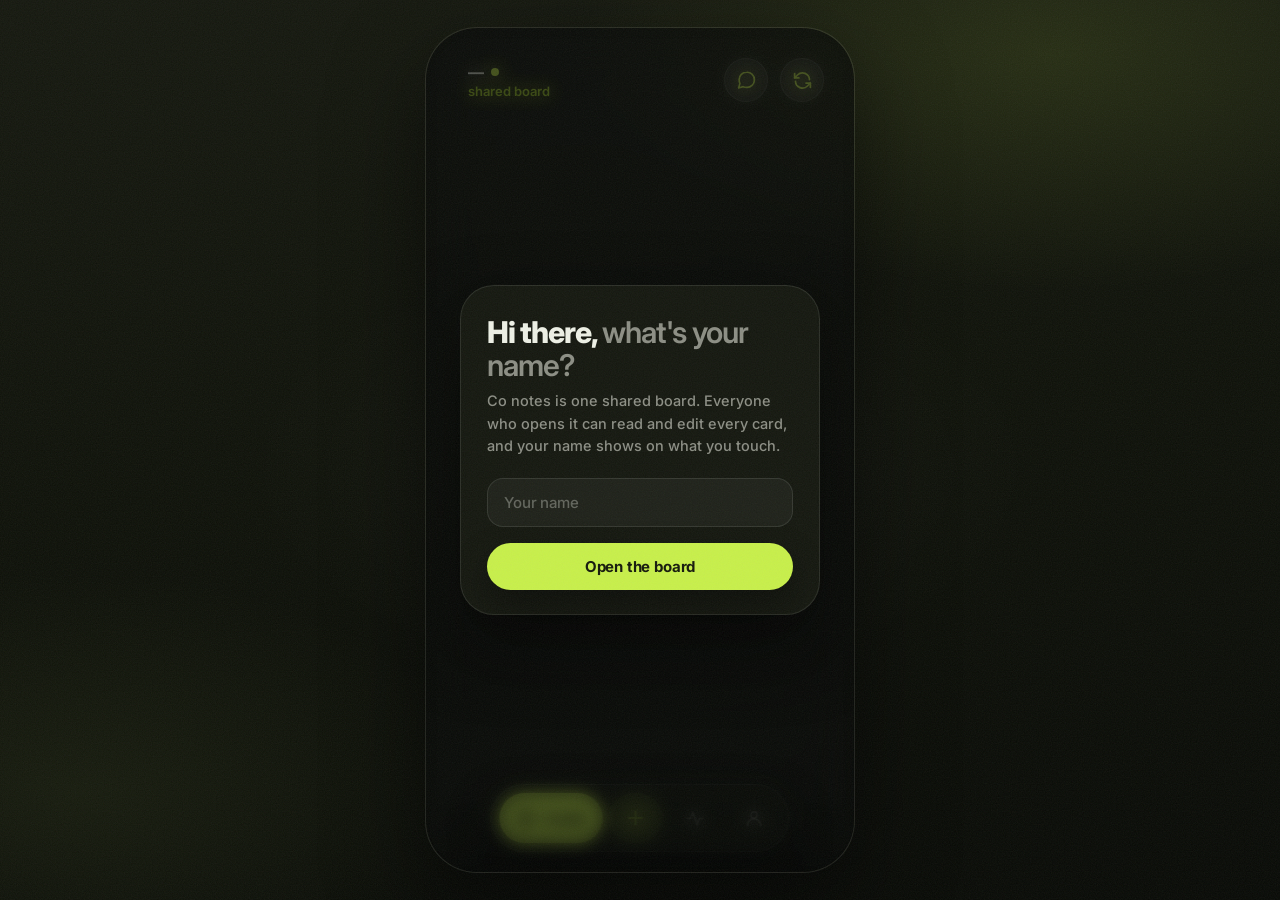
<file: co-notes-lime.html>
<!DOCTYPE html>
<html lang="en">
<head>
<meta charset="UTF-8">
<meta name="viewport" content="width=device-width, initial-scale=1.0">
<title>Co notes</title>
<link rel="preconnect" href="https://fonts.googleapis.com">
<link rel="preconnect" href="https://fonts.gstatic.com" crossorigin>
<link href="https://fonts.googleapis.com/css2?family=Inter:wght@400;500;600;700;800&display=swap" rel="stylesheet">
<style>
:root{
  color-scheme:dark;
  --acc:#C8F04A;
  --acc-deep:#A9D42F;
  --acc-dim:rgba(200,240,74,.16);
  --on-acc:#15190B;
  --ink:#EEF1E6;
  --ink-2:rgba(238,241,230,.55);
  --ink-3:rgba(238,241,230,.33);
  --coral:#E5675C;
  --amber:#E3C14A;
  --surface:rgba(255,255,255,.05);
  --surface-2:rgba(255,255,255,.085);
  --hair:rgba(238,241,230,.11);
  --hair-lift:rgba(238,241,230,.18);
  --soft:0 16px 34px rgba(0,0,0,.42);
  --soft-lift:0 20px 44px rgba(0,0,0,.5);
  --r-lg:32px;
  --r-md:22px;
  --r-sm:16px;
  --font:-apple-system,BlinkMacSystemFont,"SF Pro Display","SF Pro Text","Inter",system-ui,sans-serif;
}

*{box-sizing:border-box;-webkit-tap-highlight-color:transparent;}
html,body{margin:0;height:100%;font-family:var(--font);color:var(--ink);background:#080A06;overflow:hidden;}
::selection{background:rgba(200,240,74,.28);}

#bg{
  position:fixed;inset:0;z-index:0;
  background:
    radial-gradient(56% 40% at 82% 6%, rgba(200,240,74,.11), transparent 66%),
    radial-gradient(50% 38% at 6% 88%, rgba(126,150,72,.10), transparent 64%),
    radial-gradient(44% 34% at 50% 52%, rgba(255,255,255,.028), transparent 72%),
    linear-gradient(172deg,#15180F 0%,#0E1109 48%,#080A06 100%);
}

/* matte film — fine grain over the whole app */
#grain{
  position:fixed;inset:0;z-index:9;pointer-events:none;opacity:.07;
  background-image:url("data:image/svg+xml,%3Csvg xmlns='http://www.w3.org/2000/svg' width='180' height='180'%3E%3Cfilter id='n'%3E%3CfeTurbulence type='fractalNoise' baseFrequency='.85' numOctaves='3' stitchTiles='stitch'/%3E%3C/filter%3E%3Crect width='100%25' height='100%25' filter='url(%23n)'/%3E%3C/svg%3E");
}

button{font-family:inherit;border:none;background:none;cursor:pointer;color:inherit;}
input,textarea{font-family:inherit;border:none;background:none;color:inherit;}
input:focus,textarea:focus,button:focus{outline:none;}
:focus-visible{outline:2px solid var(--acc);outline-offset:3px;}

/* ---------- shell ---------- */
#shell{position:relative;z-index:1;height:100%;display:flex;align-items:center;justify-content:center;}
#screen{position:relative;width:100%;max-width:430px;height:100%;display:flex;flex-direction:column;overflow:hidden;}
@media(min-width:880px){
  #screen{
    height:min(880px,94vh);
    border-radius:52px;
    background:rgba(255,255,255,.028);
    backdrop-filter:blur(26px) saturate(102%);
    -webkit-backdrop-filter:blur(26px) saturate(102%);
    border:1px solid rgba(238,241,230,.075);
    box-shadow:0 40px 90px rgba(0,0,0,.6);
    padding:8px;
  }
}

/* ---------- header ---------- */
.head{display:flex;align-items:center;gap:12px;padding:22px 22px 4px;flex-shrink:0;}
.avatar{border-radius:50%;display:grid;place-items:center;color:#F6F7F0;font-weight:700;flex-shrink:0;}
.head-id{flex:1;min-width:0;}
.head-name{
  display:flex;align-items:center;gap:7px;
  font-size:16px;font-weight:700;letter-spacing:-.015em;
  white-space:nowrap;overflow:hidden;text-overflow:ellipsis;
}
.live-dot{width:8px;height:8px;border-radius:50%;background:var(--acc);flex-shrink:0;}
.live-dot.saving{background:var(--amber);}
.live-dot.err{background:var(--coral);}
.head-role{font-size:13px;color:var(--acc-deep);font-weight:600;margin-top:1px;}
.icon-btn{
  width:44px;height:44px;border-radius:50%;display:grid;place-items:center;flex-shrink:0;
  background:var(--surface);
  backdrop-filter:blur(18px) saturate(104%);-webkit-backdrop-filter:blur(18px) saturate(104%);
  border:1px solid var(--hair);color:var(--acc);
  transition:transform .16s ease,background .16s ease;
}
.icon-btn:hover{background:var(--surface-2);}
.icon-btn:active{transform:scale(.93);}

/* ---------- greeting ---------- */
.greet{padding:14px 22px 16px;flex-shrink:0;font-size:38px;line-height:1.05;letter-spacing:-.038em;font-weight:800;}
.greet .soft{color:var(--ink-2);font-weight:600;}

/* ---------- chips ---------- */
.chips{display:flex;gap:10px;padding:0 22px 14px;flex-shrink:0;overflow-x:auto;scrollbar-width:none;}
.chips::-webkit-scrollbar{display:none;}
.chip{
  display:flex;align-items:center;gap:7px;flex-shrink:0;
  padding:13px 20px;border-radius:999px;
  font-size:15px;font-weight:600;letter-spacing:-.01em;
  background:var(--surface);
  backdrop-filter:blur(18px) saturate(104%);-webkit-backdrop-filter:blur(18px) saturate(104%);
  border:1px solid var(--hair);
  transition:transform .16s ease,background .16s ease;
}
.chip:hover{background:var(--surface-2);}
.chip:active{transform:scale(.96);}
.chip .n{color:var(--ink-3);font-weight:600;}
.chip.on{background:var(--acc);border-color:transparent;color:var(--on-acc);box-shadow:var(--soft);}
.chip.on .n{color:rgba(21,25,11,.5);}

/* ---------- body ---------- */
.body{flex:1;min-height:0;overflow-y:auto;padding:14px 22px 130px;scrollbar-width:none;}
.body::-webkit-scrollbar{display:none;}

/* ---------- focus card ---------- */
.focus-wrap{position:relative;margin:14px 0 20px;}
.peek{position:absolute;left:0;right:0;top:0;height:100px;border-radius:var(--r-lg);background:var(--acc-deep);filter:blur(9px);}
.peek.a{transform:translateY(-13px) scale(.945);opacity:.5;}
.peek.b{transform:translateY(-24px) scale(.89);opacity:.26;}

.focus{
  position:relative;border-radius:var(--r-lg);
  background:var(--acc);
  box-shadow:var(--soft-lift);
  padding:20px 20px 18px;color:var(--on-acc);
  overflow:hidden;
}
.focus::after{
  content:"";position:absolute;inset:0;pointer-events:none;opacity:.16;
  background-image:url("data:image/svg+xml,%3Csvg xmlns='http://www.w3.org/2000/svg' width='140' height='140'%3E%3Cfilter id='m'%3E%3CfeTurbulence type='fractalNoise' baseFrequency='.9' numOctaves='2' stitchTiles='stitch'/%3E%3C/filter%3E%3Crect width='100%25' height='100%25' filter='url(%23m)'/%3E%3C/svg%3E");
  mix-blend-mode:multiply;
}
.focus>*{position:relative;z-index:1;}
.focus-top{display:flex;align-items:center;justify-content:space-between;gap:12px;margin-bottom:16px;}
.stack{display:flex;}
.stack .avatar{border:2px solid rgba(21,25,11,.82);}
.stack .more{
  width:42px;height:42px;border-radius:50%;margin-left:-13px;
  display:grid;place-items:center;font-size:13px;font-weight:700;
  background:rgba(21,25,11,.14);border:2px solid rgba(21,25,11,.82);color:var(--on-acc);
}
.stack .avatar+.avatar,.stack .avatar+.more{margin-left:-13px;}
.time-pill{
  display:flex;align-items:center;gap:7px;flex-shrink:0;
  padding:11px 16px 11px 12px;border-radius:999px;
  background:rgba(21,25,11,.11);font-size:13px;font-weight:600;letter-spacing:-.01em;
}
.flag{
  display:inline-flex;align-items:center;gap:6px;
  padding:7px 13px;border-radius:999px;background:var(--on-acc);color:#FF9C90;
  font-size:13px;font-weight:700;letter-spacing:-.01em;margin-bottom:12px;
}
.focus h2{margin:0;font-size:32px;line-height:1.08;letter-spacing:-.032em;font-weight:800;word-break:break-word;}
.focus .snip{
  margin:10px 0 0;font-size:14.5px;line-height:1.5;color:rgba(21,25,11,.62);font-weight:600;
  display:-webkit-box;-webkit-line-clamp:2;-webkit-box-orient:vertical;overflow:hidden;
}
.focus-actions{display:flex;align-items:center;gap:12px;margin-top:20px;}
.open-btn{
  flex:1;display:flex;align-items:center;justify-content:space-between;gap:10px;
  padding:14px 18px;border-radius:999px;background:rgba(21,25,11,.1);
  color:var(--on-acc);font-size:15px;font-weight:600;letter-spacing:-.012em;
  transition:background .16s ease,transform .16s ease;
}
.open-btn:hover{background:rgba(21,25,11,.17);}
.open-btn:active{transform:scale(.98);}
.pencil{
  width:52px;height:52px;border-radius:50%;flex-shrink:0;
  background:var(--on-acc);color:var(--acc);display:grid;place-items:center;
  transition:transform .16s ease;
}
.pencil:active{transform:scale(.92);}

/* ---------- rows ---------- */
.sect-label{font-size:13px;font-weight:600;color:var(--ink-2);letter-spacing:-.01em;margin:4px 2px 10px;}
.row{
  display:flex;align-items:center;gap:14px;width:100%;text-align:left;
  padding:15px 16px;border-radius:var(--r-md);margin-bottom:10px;
  background:var(--surface);
  backdrop-filter:blur(20px) saturate(104%);-webkit-backdrop-filter:blur(20px) saturate(104%);
  border:1px solid var(--hair);
  transition:transform .16s ease,background .16s ease,border-color .16s ease;
}
.row:hover{background:var(--surface-2);border-color:var(--hair-lift);}
.row:active{transform:scale(.985);}
.row-body{flex:1;min-width:0;}
.row-title{
  font-size:15.5px;font-weight:700;letter-spacing:-.018em;
  white-space:nowrap;overflow:hidden;text-overflow:ellipsis;
  display:flex;align-items:center;gap:7px;
}
.row-title .pin{color:var(--coral);flex-shrink:0;display:flex;}
.row-meta{font-size:13px;color:var(--ink-2);margin-top:3px;font-weight:500;white-space:nowrap;overflow:hidden;text-overflow:ellipsis;}
.row-chev{color:var(--ink-3);flex-shrink:0;}

/* ---------- empty ---------- */
.empty{
  margin-top:30px;padding:32px 26px;border-radius:var(--r-lg);
  background:var(--surface);border:1px solid var(--hair);
  backdrop-filter:blur(20px) saturate(104%);-webkit-backdrop-filter:blur(20px) saturate(104%);
}
.empty h3{margin:0 0 8px;font-size:22px;letter-spacing:-.028em;font-weight:800;}
.empty p{margin:0 0 20px;font-size:14.5px;line-height:1.55;color:var(--ink-2);font-weight:500;}
.acc-btn{
  display:inline-flex;align-items:center;gap:8px;
  padding:14px 22px;border-radius:999px;background:var(--acc);color:var(--on-acc);
  font-size:15px;font-weight:700;letter-spacing:-.012em;box-shadow:var(--soft);
  transition:transform .16s ease,background .16s ease;
}
.acc-btn:hover{background:var(--acc-deep);}
.acc-btn:active{transform:scale(.96);}

/* ---------- panels ---------- */
.panel{
  padding:18px;border-radius:var(--r-lg);margin-bottom:14px;
  background:var(--surface);border:1px solid var(--hair);
  backdrop-filter:blur(20px) saturate(104%);-webkit-backdrop-filter:blur(20px) saturate(104%);
}
.act{display:flex;gap:13px;align-items:flex-start;padding:11px 2px;}
.act+.act{border-top:1px solid rgba(238,241,230,.075);}
.act-text{flex:1;min-width:0;font-size:14.5px;line-height:1.45;font-weight:500;letter-spacing:-.01em;color:var(--ink-2);}
.act-text b{font-weight:700;color:var(--ink);}
.act-time{font-size:12.5px;color:var(--ink-3);margin-top:3px;font-weight:500;}

.you-head{display:flex;align-items:center;gap:14px;margin-bottom:18px;}
.you-name{font-size:21px;font-weight:800;letter-spacing:-.028em;}
.you-sub{font-size:13.5px;color:var(--ink-2);font-weight:500;margin-top:2px;}
.field{
  display:block;width:100%;padding:14px 16px;border-radius:var(--r-sm);
  background:rgba(255,255,255,.045);border:1px solid var(--hair);
  font-size:15px;font-weight:500;letter-spacing:-.01em;margin-bottom:12px;color:var(--ink);
}
.field::placeholder{color:var(--ink-3);}
.ghost-btn{
  width:100%;padding:14px;border-radius:var(--r-sm);
  background:rgba(229,103,92,.13);color:#F08A7F;border:1px solid rgba(229,103,92,.26);
  font-size:15px;font-weight:600;letter-spacing:-.012em;
}
.ghost-btn:hover{background:rgba(229,103,92,.2);}
.note-small{font-size:12.5px;color:var(--ink-3);line-height:1.5;margin-top:10px;font-weight:500;}

/* ---------- tab bar ---------- */
.tabbar{
  position:absolute;left:50%;bottom:20px;transform:translateX(-50%);
  display:flex;align-items:center;gap:6px;padding:8px;border-radius:999px;
  background:rgba(22,25,17,.76);
  backdrop-filter:blur(24px) saturate(106%);-webkit-backdrop-filter:blur(24px) saturate(106%);
  border:1px solid rgba(238,241,230,.1);
  box-shadow:0 18px 40px rgba(0,0,0,.5);
  z-index:20;
}
.tab{
  display:flex;align-items:center;gap:8px;height:50px;padding:0 16px;border-radius:999px;
  color:var(--ink-2);font-size:15px;font-weight:600;letter-spacing:-.012em;
  transition:background .18s ease,color .18s ease,transform .16s ease;
}
.tab:hover{color:var(--ink);}
.tab .label{display:none;}
.tab.on{background:var(--acc);color:var(--on-acc);font-weight:700;}
.tab.on .label{display:inline;}
.tab:active{transform:scale(.94);}
.tab.add{background:var(--acc-dim);color:var(--acc);}
.tab.add:hover{background:rgba(200,240,74,.26);}

/* ---------- sheet ---------- */
.sheet-scrim{
  position:absolute;inset:0;z-index:30;background:rgba(4,5,3,.6);
  opacity:0;pointer-events:none;transition:opacity .28s ease;
}
.sheet-scrim.open{opacity:1;pointer-events:auto;}
.sheet{
  position:absolute;left:0;right:0;bottom:0;top:26px;z-index:31;
  border-radius:38px 38px 0 0;
  background:rgba(20,23,15,.88);
  backdrop-filter:blur(30px) saturate(104%);-webkit-backdrop-filter:blur(30px) saturate(104%);
  border:1px solid rgba(238,241,230,.1);
  box-shadow:0 -20px 56px rgba(0,0,0,.6);
  display:flex;flex-direction:column;
  transform:translateY(102%);transition:transform .34s cubic-bezier(.32,.72,0,1);
}
@media(min-width:880px){.sheet{border-radius:38px 38px 44px 44px;}}
.sheet.open{transform:translateY(0);}
.grabber{width:38px;height:5px;border-radius:3px;background:rgba(238,241,230,.2);margin:10px auto 4px;flex-shrink:0;}
.sheet-head{display:flex;align-items:center;gap:12px;padding:8px 20px 12px;flex-shrink:0;}
.sheet-head .stack .avatar{border:2px solid rgba(238,241,230,.16);}
.pin-btn{
  display:flex;align-items:center;gap:6px;padding:9px 14px;border-radius:999px;
  background:rgba(255,255,255,.07);border:1px solid var(--hair);color:var(--ink-2);
  font-size:13px;font-weight:700;letter-spacing:-.01em;
}
.pin-btn.on{background:rgba(229,103,92,.16);border-color:rgba(229,103,92,.3);color:#F08A7F;}
.done-btn{
  margin-left:auto;padding:11px 20px;border-radius:999px;background:var(--acc);color:var(--on-acc);
  font-size:15px;font-weight:700;letter-spacing:-.012em;
}
.sheet-body{flex:1;min-height:0;overflow-y:auto;padding:4px 22px 22px;scrollbar-width:none;}
.sheet-body::-webkit-scrollbar{display:none;}
#e-title{width:100%;font-size:30px;font-weight:800;letter-spacing:-.034em;line-height:1.1;padding:6px 0 10px;}
#e-title::placeholder{color:var(--ink-3);}
#e-content{
  width:100%;min-height:30vh;resize:none;font-size:16px;line-height:1.62;font-weight:450;
  letter-spacing:-.008em;padding:6px 0 0;color:rgba(238,241,230,.9);
}
#e-content::placeholder{color:var(--ink-3);}
.edited-by{
  display:flex;align-items:center;gap:8px;font-size:13px;color:var(--ink-2);font-weight:500;
  padding:16px 0 20px;border-top:1px solid rgba(238,241,230,.09);margin-top:18px;
}

.slider{
  position:relative;height:60px;border-radius:999px;overflow:hidden;
  background:rgba(229,103,92,.12);border:1px solid rgba(229,103,92,.22);
  display:flex;align-items:center;justify-content:center;touch-action:pan-y;user-select:none;
}
.slider .fill{position:absolute;left:0;top:0;bottom:0;width:0;background:rgba(229,103,92,.26);}
.slider .txt{
  position:relative;font-size:15px;font-weight:600;color:#F08A7F;letter-spacing:-.012em;
  display:flex;align-items:center;gap:10px;pointer-events:none;
}
.slider .knob{
  position:absolute;left:5px;top:4px;width:50px;height:50px;border-radius:50%;
  background:var(--coral);color:#1B0E0C;display:grid;place-items:center;cursor:grab;
}
.slider .knob:active{cursor:grabbing;}
.slider.armed .knob{transition:left .26s cubic-bezier(.32,.72,0,1);}

/* ---------- modal ---------- */
.modal{position:absolute;inset:0;z-index:60;display:grid;place-items:center;padding:24px;
  background:rgba(4,5,3,.68);backdrop-filter:blur(8px);}
.modal-card{
  width:100%;max-width:360px;padding:30px 26px 24px;border-radius:34px;
  background:rgba(22,26,17,.92);
  backdrop-filter:blur(30px) saturate(104%);-webkit-backdrop-filter:blur(30px) saturate(104%);
  border:1px solid rgba(238,241,230,.11);
  box-shadow:0 30px 70px rgba(0,0,0,.66);
}
.modal-card h1{margin:0 0 8px;font-size:30px;letter-spacing:-.034em;line-height:1.1;font-weight:800;}
.modal-card h1 .soft{color:var(--ink-2);font-weight:600;}
.modal-card p{margin:0 0 20px;font-size:14.5px;line-height:1.55;color:var(--ink-2);font-weight:500;}
.modal-card .field{margin-bottom:16px;}
.modal-card .acc-btn{width:100%;justify-content:center;}

.hidden{display:none !important;}
@media(prefers-reduced-motion:reduce){*{transition:none !important;}}
</style>
</head>
<body>

<div id="bg"></div>

<div id="shell">
<div id="screen">

  <div class="head">
    <div id="me-avatar"></div>
    <div class="head-id">
      <div class="head-name"><span id="me-name">—</span><span class="live-dot" id="live"></span></div>
      <div class="head-role" id="me-role">shared board</div>
    </div>
    <button class="icon-btn" id="btn-activity" aria-label="Activity">
      <svg width="21" height="21" viewBox="0 0 24 24" fill="none" stroke="currentColor" stroke-width="1.9" stroke-linecap="round" stroke-linejoin="round"><path d="M21 11.5a8.4 8.4 0 0 1-9 8.4 8.4 8.4 0 0 1-3.8-.9L3 20.5l1.5-5.2A8.4 8.4 0 0 1 3.6 11 8.4 8.4 0 0 1 12 2.6a8.4 8.4 0 0 1 9 8.9z"/></svg>
    </button>
    <button class="icon-btn" id="btn-sync" aria-label="Sync now">
      <svg width="21" height="21" viewBox="0 0 24 24" fill="none" stroke="currentColor" stroke-width="1.9" stroke-linecap="round" stroke-linejoin="round"><path d="M20 11A8 8 0 0 0 6.3 5.7L3 9"/><path d="M4 13a8 8 0 0 0 13.7 5.3L21 15"/><path d="M3 4v5h5"/><path d="M21 20v-5h-5"/></svg>
    </button>
  </div>

  <div class="greet" id="greet"></div>
  <div class="chips" id="chips"></div>
  <div class="body" id="view"></div>

  <div class="tabbar">
    <button class="tab on" data-tab="notes">
      <svg width="21" height="21" viewBox="0 0 24 24" fill="none" stroke="currentColor" stroke-width="1.9" stroke-linecap="round" stroke-linejoin="round"><path d="M4 5.5A2.5 2.5 0 0 1 6.5 3H17l3 3v12.5A2.5 2.5 0 0 1 17.5 21h-11A2.5 2.5 0 0 1 4 18.5z"/><path d="M8 8h6M8 12h8M8 16h5"/></svg>
      <span class="label">Cards</span>
    </button>
    <button class="tab add" id="tab-new" aria-label="New card">
      <svg width="22" height="22" viewBox="0 0 24 24" fill="none" stroke="currentColor" stroke-width="2.1" stroke-linecap="round"><path d="M12 5v14M5 12h14"/></svg>
    </button>
    <button class="tab" data-tab="activity">
      <svg width="21" height="21" viewBox="0 0 24 24" fill="none" stroke="currentColor" stroke-width="1.9" stroke-linecap="round" stroke-linejoin="round"><path d="M3 12h4l2.5-7 5 14L17 12h4"/></svg>
      <span class="label">Activity</span>
    </button>
    <button class="tab" data-tab="you">
      <svg width="21" height="21" viewBox="0 0 24 24" fill="none" stroke="currentColor" stroke-width="1.9" stroke-linecap="round" stroke-linejoin="round"><circle cx="12" cy="8" r="3.6"/><path d="M4.5 20a7.5 7.5 0 0 1 15 0"/></svg>
      <span class="label">You</span>
    </button>
  </div>

  <div class="sheet-scrim" id="scrim"></div>
  <div class="sheet" id="sheet">
    <div class="grabber"></div>
    <div class="sheet-head">
      <div class="stack" id="e-stack"></div>
      <button class="pin-btn" id="e-pin">
        <svg width="14" height="14" viewBox="0 0 24 24" fill="none" stroke="currentColor" stroke-width="2.2" stroke-linecap="round" stroke-linejoin="round"><path d="M5 3h13l-2.5 4.5L18 12H6"/><path d="M6 3v18"/></svg>
        <span id="e-pin-txt">Flag</span>
      </button>
      <button class="done-btn" id="e-done">Done</button>
    </div>
    <div class="sheet-body">
      <input id="e-title" placeholder="Untitled card" maxlength="120" autocomplete="off">
      <textarea id="e-content" placeholder="Start writing. Everyone on this board sees it."></textarea>
      <div class="edited-by" id="e-meta"></div>
      <div class="slider" id="del">
        <div class="fill" id="del-fill"></div>
        <div class="txt"><span id="del-txt">Slide to delete this card</span>
          <svg width="16" height="16" viewBox="0 0 24 24" fill="none" stroke="currentColor" stroke-width="2" stroke-linecap="round" opacity=".55"><path d="M7 6l5 6-5 6M13 6l5 6-5 6"/></svg>
        </div>
        <div class="knob" id="del-knob">
          <svg width="19" height="19" viewBox="0 0 24 24" fill="none" stroke="currentColor" stroke-width="2" stroke-linecap="round" stroke-linejoin="round"><path d="M4 7h16M9 7V4.5h6V7M6.5 7l1 13h9l1-13"/></svg>
        </div>
      </div>
    </div>
  </div>

  <div class="modal hidden" id="modal">
    <div class="modal-card">
      <h1>Hi there, <span class="soft">what's your name?</span></h1>
      <p>Co notes is one shared board. Everyone who opens it can read and edit every card, and your name shows on what you touch.</p>
      <input class="field" id="name-in" placeholder="Your name" maxlength="28" autocomplete="off">
      <button class="acc-btn" id="name-go">Open the board</button>
    </div>
  </div>

</div>
</div>

<div id="grain"></div>

<script>
(function(){
"use strict";

const KEY_BOARD='conotes-ios-board', KEY_ME='conotes-ios-me';
const PALETTE=['#5E7A2E','#2E7D74','#B0603A','#7A5AA8','#A8862E','#3F6FA8','#A8425F','#4A7A4E'];
const POLL=4000, DEBOUNCE=650;

let board={notes:{},order:[]};
let me=null, activeId=null, tab='notes', filter='all';
let saveTimer=null, pending=null, saving=false;

const $=id=>document.getElementById(id);
const view=$('view'), chipsEl=$('chips'), sheet=$('sheet'), scrim=$('scrim');
const eTitle=$('e-title'), eContent=$('e-content'), eMeta=$('e-meta'),
      eStack=$('e-stack'), ePin=$('e-pin'), ePinTxt=$('e-pin-txt'), live=$('live');

function colorFor(name){let h=0;for(let i=0;i<name.length;i++)h=(h*31+name.charCodeAt(i))>>>0;return PALETTE[h%PALETTE.length];}
function initials(n){return (n||'?').trim().split(/\s+/).slice(0,2).map(w=>w[0]).join('').toUpperCase();}
function esc(s){return String(s??'').replace(/[&<>"']/g,c=>({'&':'&amp;','<':'&lt;','>':'&gt;','"':'&quot;',"'":'&#39;'}[c]));}
function ago(iso){
  if(!iso)return'';
  const m=Math.floor((Date.now()-new Date(iso).getTime())/60000);
  if(m<1)return'just now'; if(m<60)return m+'m ago';
  const h=Math.floor(m/60); if(h<24)return h+'h ago';
  const d=Math.floor(h/24); if(d<7)return d+'d ago';
  return new Date(iso).toLocaleDateString(undefined,{month:'short',day:'numeric'});
}
function clock(iso){return iso?new Date(iso).toLocaleTimeString(undefined,{hour:'numeric',minute:'2-digit'}):'';}
function avatarHTML(name,color,size){
  const s=size||42;
  return `<div class="avatar" style="width:${s}px;height:${s}px;background:${color};font-size:${Math.round(s*.36)}px">${esc(initials(name))}</div>`;
}
function setLive(state,msg){live.className='live-dot'+(state?' '+state:'');live.title=msg||'';}

async function fetchBoard(){
  try{
    const r=await window.storage.get(KEY_BOARD,true);
    if(!r||!r.value)return{notes:{},order:[]};
    const p=JSON.parse(r.value);
    return{notes:p.notes||{},order:p.order||[]};
  }catch(e){return{notes:{},order:[]};}
}
async function writeBoard(b){
  const r=await window.storage.set(KEY_BOARD,JSON.stringify(b),true);
  if(!r)throw new Error('write failed');
  return b;
}
async function loadMe(){
  try{const r=await window.storage.get(KEY_ME,false);if(r&&r.value)return JSON.parse(r.value);}catch(e){}
  return null;
}
async function saveMe(u){try{await window.storage.set(KEY_ME,JSON.stringify(u),false);}catch(e){}}

function allNotes(){
  return board.order.filter(id=>board.notes[id]).map(id=>board.notes[id])
    .sort((a,b)=>new Date(b.updatedAt)-new Date(a.updatedAt));
}
function counts(){
  const all=allNotes();
  return{all:all.length,flagged:all.filter(n=>n.pinned).length,mine:all.filter(n=>n.updatedBy===(me&&me.name)).length};
}
function visible(){
  const all=allNotes();
  if(filter==='flagged')return all.filter(n=>n.pinned);
  if(filter==='mine')return all.filter(n=>n.updatedBy===(me&&me.name));
  return all;
}
function members(){
  const seen=new Map();
  allNotes().forEach(n=>(n.contributors||[]).forEach(c=>{if(!seen.has(c.name))seen.set(c.name,c);}));
  if(me&&!seen.has(me.name))seen.set(me.name,{name:me.name,color:me.color});
  return[...seen.values()];
}

function renderHead(){
  if(!me)return;
  $('me-avatar').innerHTML=avatarHTML(me.name,me.color,46);
  $('me-name').textContent=me.name;
  const c=members().length;
  $('me-role').textContent=c>1?c+' people on this board':'shared board';
  $('greet').innerHTML=`Hi ${esc(me.name.split(/\s+/)[0])}, <span class="soft">${allNotes().length?'pick up where you left off.':'start a card.'}</span>`;
}
function renderChips(){
  if(tab!=='notes'){chipsEl.classList.add('hidden');return;}
  chipsEl.classList.remove('hidden');
  const c=counts();
  const defs=[['all','All',c.all],['flagged','Flagged',c.flagged],['mine','Edited by you',c.mine]];
  chipsEl.innerHTML=defs.map(([k,l,n])=>
    `<button class="chip${filter===k?' on':''}" data-f="${k}">${l} <span class="n">${n}</span></button>`).join('');
  chipsEl.querySelectorAll('.chip').forEach(b=>b.onclick=()=>{filter=b.dataset.f;renderChips();renderView();});
}

function stackHTML(contribs,size){
  const list=(contribs||[]).slice(0,3);
  let h=list.map(c=>avatarHTML(c.name,c.color,size||42)).join('');
  const extra=(contribs||[]).length-list.length;
  if(extra>0)h+=`<div class="more">+${extra}</div>`;
  return h;
}

function renderNotes(){
  const list=visible();
  if(!list.length){
    view.innerHTML=`<div class="empty">
      <h3>${filter==='all'?'Nothing on the board yet':'No cards match this filter'}</h3>
      <p>${filter==='all'?'Add the first card. Anyone else with this board sees it appear within a few seconds.':'Switch back to All, or add a new card.'}</p>
      <button class="acc-btn" id="empty-new">
        <svg width="17" height="17" viewBox="0 0 24 24" fill="none" stroke="currentColor" stroke-width="2.2" stroke-linecap="round"><path d="M12 5v14M5 12h14"/></svg>
        New card</button></div>`;
    const b=$('empty-new'); if(b)b.onclick=newCard;
    return;
  }
  const top=list[0], rest=list.slice(1);
  const peeks=list.length>2?'<div class="peek b"></div><div class="peek a"></div>':(list.length>1?'<div class="peek a"></div>':'');
  view.innerHTML=`
    <div class="focus-wrap">${peeks}
      <div class="focus">
        <div class="focus-top">
          <div class="stack">${stackHTML(top.contributors)}</div>
          <div class="time-pill">
            <svg width="15" height="15" viewBox="0 0 24 24" fill="none" stroke="currentColor" stroke-width="2" stroke-linecap="round"><circle cx="12" cy="12" r="9"/><path d="M12 7v5l3.2 2"/></svg>
            ${esc(clock(top.updatedAt))}
          </div>
        </div>
        ${top.pinned?`<div class="flag"><svg width="12" height="12" viewBox="0 0 24 24" fill="none" stroke="currentColor" stroke-width="2.4" stroke-linecap="round" stroke-linejoin="round"><path d="M5 3h13l-2.5 4.5L18 12H6"/><path d="M6 3v18"/></svg>Flagged</div>`:''}
        <h2>${esc(top.title&&top.title.trim()?top.title:'Untitled card')}</h2>
        ${top.content?`<p class="snip">${esc(top.content.replace(/\s+/g,' ').trim().slice(0,140))}</p>`:''}
        <div class="focus-actions">
          <button class="open-btn" data-open="${top.id}">
            <span>Open and edit</span>
            <svg width="16" height="16" viewBox="0 0 24 24" fill="none" stroke="currentColor" stroke-width="2" stroke-linecap="round" opacity=".55"><path d="M7 6l5 6-5 6M13 6l5 6-5 6"/></svg>
          </button>
          <button class="pencil" data-open="${top.id}" aria-label="Edit card">
            <svg width="21" height="21" viewBox="0 0 24 24" fill="none" stroke="currentColor" stroke-width="1.9" stroke-linecap="round" stroke-linejoin="round"><path d="M16.5 3.5a2.1 2.1 0 0 1 3 3L8 18l-4 1 1-4z"/></svg>
          </button>
        </div>
      </div>
    </div>
    ${rest.length?`<div class="sect-label">Also on the board</div>`:''}
    ${rest.map(n=>`
      <button class="row" data-open="${n.id}">
        ${avatarHTML(n.updatedBy||'?',n.updatedByColor||'#4B5240',40)}
        <div class="row-body">
          <div class="row-title">${n.pinned?'<span class="pin"><svg width="13" height="13" viewBox="0 0 24 24" fill="none" stroke="currentColor" stroke-width="2.4" stroke-linecap="round" stroke-linejoin="round"><path d="M5 3h13l-2.5 4.5L18 12H6"/><path d="M6 3v18"/></svg></span>':''}<span>${esc(n.title&&n.title.trim()?n.title:'Untitled card')}</span></div>
          <div class="row-meta">${esc(n.updatedBy||'someone')} · ${esc(ago(n.updatedAt))}</div>
        </div>
        <span class="row-chev"><svg width="17" height="17" viewBox="0 0 24 24" fill="none" stroke="currentColor" stroke-width="2" stroke-linecap="round"><path d="M9 5l7 7-7 7"/></svg></span>
      </button>`).join('')}`;
  view.querySelectorAll('[data-open]').forEach(el=>el.onclick=()=>openCard(el.dataset.open));
}

function renderActivity(){
  const list=allNotes();
  if(!list.length){
    view.innerHTML=`<div class="empty"><h3>No activity yet</h3><p>Edits show up here as people work on the board.</p></div>`;
    return;
  }
  view.innerHTML=`<div class="panel">${list.slice(0,25).map(n=>`
    <div class="act">
      ${avatarHTML(n.updatedBy||'?',n.updatedByColor||'#4B5240',38)}
      <div class="act-text"><b>${esc(n.updatedBy||'Someone')}</b> edited ${esc(n.title&&n.title.trim()?n.title:'an untitled card')}
        <div class="act-time">${esc(ago(n.updatedAt))}</div></div>
    </div>`).join('')}</div>`;
}

function renderYou(){
  const mem=members();
  view.innerHTML=`
    <div class="panel">
      <div class="you-head">${avatarHTML(me.name,me.color,58)}
        <div><div class="you-name">${esc(me.name)}</div>
        <div class="you-sub">Your name and colour appear on every card you edit.</div></div></div>
      <input class="field" id="rename" value="${esc(me.name)}" maxlength="28" placeholder="Your name">
      <button class="acc-btn" id="rename-go" style="width:100%;justify-content:center">Save name</button>
    </div>
    <div class="panel">
      <div class="sect-label" style="margin:0 0 12px">On this board</div>
      ${mem.map(m=>`<div class="act">${avatarHTML(m.name,m.color,38)}<div class="act-text" style="color:var(--ink);font-weight:600">${esc(m.name)}${m.name===me.name?' <span style="color:var(--ink-3);font-weight:500">(you)</span>':''}</div></div>`).join('')}
    </div>
    <div class="panel">
      <button class="ghost-btn" id="reset">Reset the whole board</button>
      <div class="note-small">This deletes every card for everyone using this board. It can't be undone.</div>
    </div>`;
  $('rename-go').onclick=async()=>{
    const v=$('rename').value.trim(); if(!v)return;
    me={name:v,color:colorFor(v)}; await saveMe(me); renderHead(); renderView();
  };
  $('reset').onclick=async()=>{
    const b=$('reset');
    if(b.dataset.armed!=='1'){b.dataset.armed='1';b.textContent='Tap again to erase everything';return;}
    board={notes:{},order:[]};activeId=null;renderAll();
    try{await writeBoard(board);setLive('','Board reset');}catch(e){setLive('err','Could not reset');}
  };
}

function renderView(){
  if(tab==='notes')renderNotes();
  else if(tab==='activity')renderActivity();
  else renderYou();
}
function renderAll(){renderHead();renderChips();renderView();}

function openCard(id){
  if(!board.notes[id])return;
  activeId=id;
  const n=board.notes[id];
  eTitle.value=n.title||''; eContent.value=n.content||'';
  refreshSheetChrome(); resetSlider();
  scrim.classList.add('open'); sheet.classList.add('open');
  setTimeout(()=>{if(!n.title&&!n.content)eTitle.focus();},340);
}
function closeCard(){
  if(pending&&saveTimer){clearTimeout(saveTimer);flushSave(pending);}
  sheet.classList.remove('open'); scrim.classList.remove('open');
  activeId=null; resetSlider();
}
function refreshSheetChrome(){
  const n=activeId&&board.notes[activeId]; if(!n)return;
  eStack.innerHTML=stackHTML(n.contributors,36);
  ePin.classList.toggle('on',!!n.pinned);
  ePinTxt.textContent=n.pinned?'Flagged':'Flag';
  eMeta.innerHTML=n.updatedBy
    ?`${avatarHTML(n.updatedBy,n.updatedByColor||'#4B5240',22)}<span>Last edited by ${esc(n.updatedBy)} · ${esc(ago(n.updatedAt))}</span>`:'';
}

function onEdit(){
  const n=activeId&&board.notes[activeId]; if(!n)return;
  n.title=eTitle.value; n.content=eContent.value;
  pending=activeId; setLive('saving','Saving…');
  if(tab==='notes')renderNotes();
  clearTimeout(saveTimer);
  saveTimer=setTimeout(()=>flushSave(activeId),DEBOUNCE);
}
eTitle.addEventListener('input',onEdit);
eContent.addEventListener('input',onEdit);
$('e-done').onclick=closeCard;
scrim.onclick=closeCard;
ePin.onclick=()=>{
  const n=activeId&&board.notes[activeId]; if(!n)return;
  n.pinned=!n.pinned; refreshSheetChrome(); pending=activeId;
  clearTimeout(saveTimer); flushSave(activeId);
};
document.addEventListener('keydown',e=>{if(e.key==='Escape'&&sheet.classList.contains('open'))closeCard();});

async function newCard(){
  if(pending&&saveTimer){clearTimeout(saveTimer);await flushSave(pending);}
  const id=(crypto.randomUUID?crypto.randomUUID():'n'+Date.now()+Math.random().toString(16).slice(2));
  const now=new Date().toISOString();
  const n={id,title:'',content:'',pinned:false,createdAt:now,updatedAt:now,
    updatedBy:me.name,updatedByColor:me.color,contributors:[{name:me.name,color:me.color}]};
  board.notes[id]=n; board.order=[id,...board.order.filter(x=>x!==id)];
  if(tab!=='notes'){tab='notes';syncTabs();}
  filter='all'; renderAll(); openCard(id);
  try{
    const L=await fetchBoard();
    L.notes[id]=n; L.order=[id,...L.order.filter(x=>x!==id)];
    await writeBoard(L); board=L; setLive('','Saved');
  }catch(e){setLive('err','Could not save yet');}
}

async function flushSave(id){
  const local=board.notes[id]; if(!local)return;
  saving=true;
  const stamp=new Date().toISOString();
  try{
    const L=await fetchBoard();
    const remote=L.notes[id]||{};
    const contribs=[...(remote.contributors||local.contributors||[])];
    if(!contribs.some(c=>c.name===me.name))contribs.push({name:me.name,color:me.color});
    L.notes[id]={...remote,id,
      title:local.title,content:local.content,pinned:!!local.pinned,
      createdAt:remote.createdAt||local.createdAt||stamp,
      updatedAt:stamp,updatedBy:me.name,updatedByColor:me.color,contributors:contribs};
    if(!L.order.includes(id))L.order.unshift(id);
    await writeBoard(L); board=L;
    if(pending===id)pending=null;
    setLive('','Saved');
    if(activeId===id)refreshSheetChrome();
    if(tab!=='notes')renderView(); else renderNotes();
    renderChips();
  }catch(e){setLive('err','Could not save — retrying');}
  finally{saving=false;}
}

async function deleteCard(id){
  delete board.notes[id]; board.order=board.order.filter(x=>x!==id);
  closeCard(); renderAll();
  try{
    const L=await fetchBoard();
    delete L.notes[id]; L.order=L.order.filter(x=>x!==id);
    await writeBoard(L); board=L; setLive('','Card deleted');
  }catch(e){setLive('err','Could not delete');}
}

const del=$('del'),knob=$('del-knob'),fill=$('del-fill'),delTxt=$('del-txt');
let dragging=false,startX=0,x=0,maxX=0;
function resetSlider(){x=0;knob.style.left='5px';fill.style.width='0px';delTxt.textContent='Slide to delete this card';del.classList.add('armed');}
function down(e){dragging=true;del.classList.remove('armed');maxX=del.clientWidth-62;
  startX=(e.touches?e.touches[0].clientX:e.clientX)-x;e.preventDefault();}
function move(e){
  if(!dragging)return;
  const cx=e.touches?e.touches[0].clientX:e.clientX;
  x=Math.max(0,Math.min(maxX,cx-startX));
  knob.style.left=(5+x)+'px'; fill.style.width=(x+55)+'px';
  delTxt.textContent=x>maxX*.85?'Release to delete':'Keep sliding…';
}
function up(){
  if(!dragging)return; dragging=false; del.classList.add('armed');
  if(x>maxX*.85&&activeId)deleteCard(activeId); else resetSlider();
}
knob.addEventListener('mousedown',down);
knob.addEventListener('touchstart',down,{passive:false});
window.addEventListener('mousemove',move);
window.addEventListener('touchmove',move,{passive:false});
window.addEventListener('mouseup',up);
window.addEventListener('touchend',up);

function syncTabs(){document.querySelectorAll('.tab[data-tab]').forEach(b=>b.classList.toggle('on',b.dataset.tab===tab));}
document.querySelectorAll('.tab[data-tab]').forEach(b=>b.onclick=()=>{
  tab=b.dataset.tab; syncTabs(); renderChips(); renderView(); view.scrollTop=0;});
$('tab-new').onclick=newCard;
$('btn-activity').onclick=()=>{tab='activity';syncTabs();renderChips();renderView();};
$('btn-sync').onclick=async()=>{setLive('saving','Syncing');await poll();setLive('','Up to date');};

async function poll(){
  try{
    const L=await fetchBoard();
    if(pending||saving){
      const snap=activeId&&board.notes[activeId]?{...board.notes[activeId]}:null;
      board=L; if(snap)board.notes[activeId]=snap;
    }else{
      board=L;
      if(activeId&&!board.notes[activeId])closeCard();
      else if(activeId)refreshSheetChrome();
    }
    renderHead();renderChips();
    if(!(document.activeElement===eTitle||document.activeElement===eContent))renderView();
  }catch(e){}
}

async function boot(){board=await fetchBoard();renderAll();syncTabs();setInterval(poll,POLL);}
async function init(){
  const saved=await loadMe();
  if(saved&&saved.name){me=saved;await boot();}
  else{$('modal').classList.remove('hidden');setTimeout(()=>$('name-in').focus(),120);}
}
$('name-go').onclick=async()=>{
  const v=$('name-in').value.trim()||'Guest';
  me={name:v,color:colorFor(v)};
  await saveMe(me);
  $('modal').classList.add('hidden');
  await boot();
};
$('name-in').addEventListener('keydown',e=>{if(e.key==='Enter')$('name-go').click();});

init();
})();
</script>
</body>
</html>
</file>
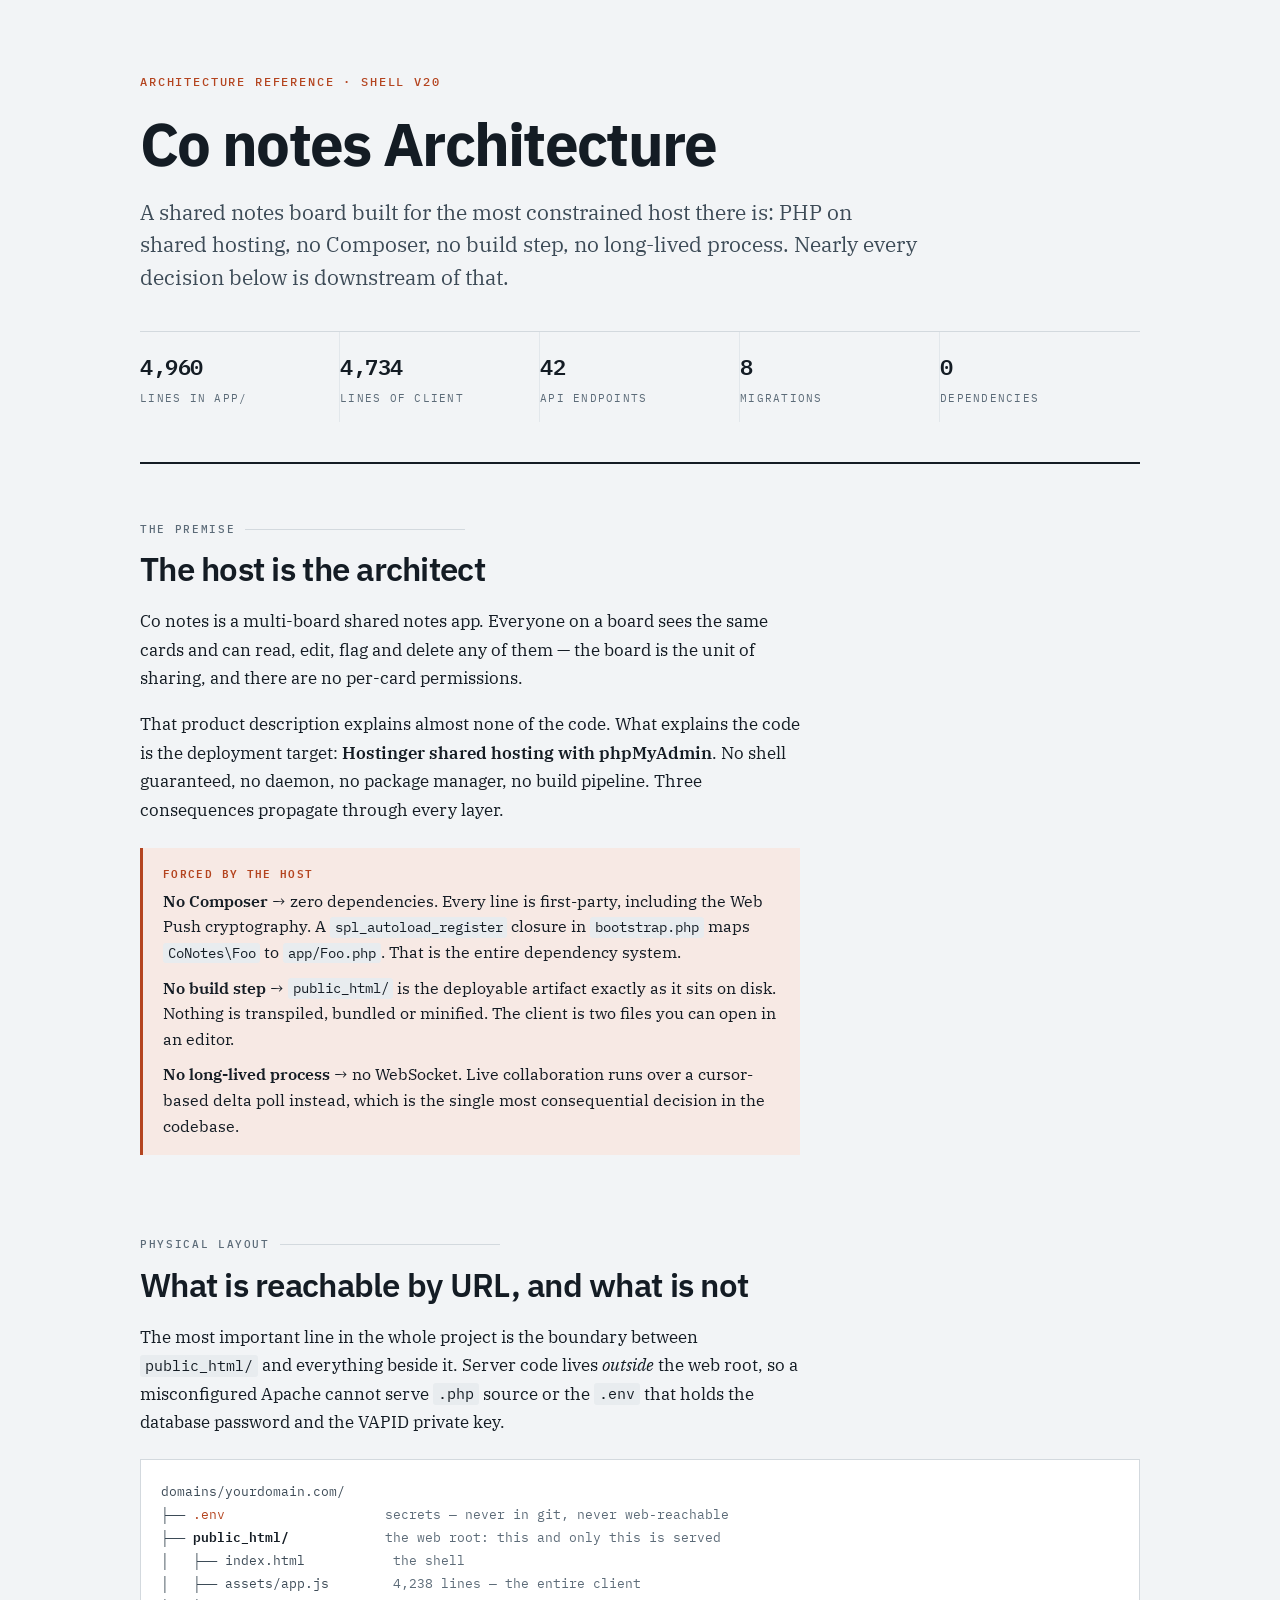
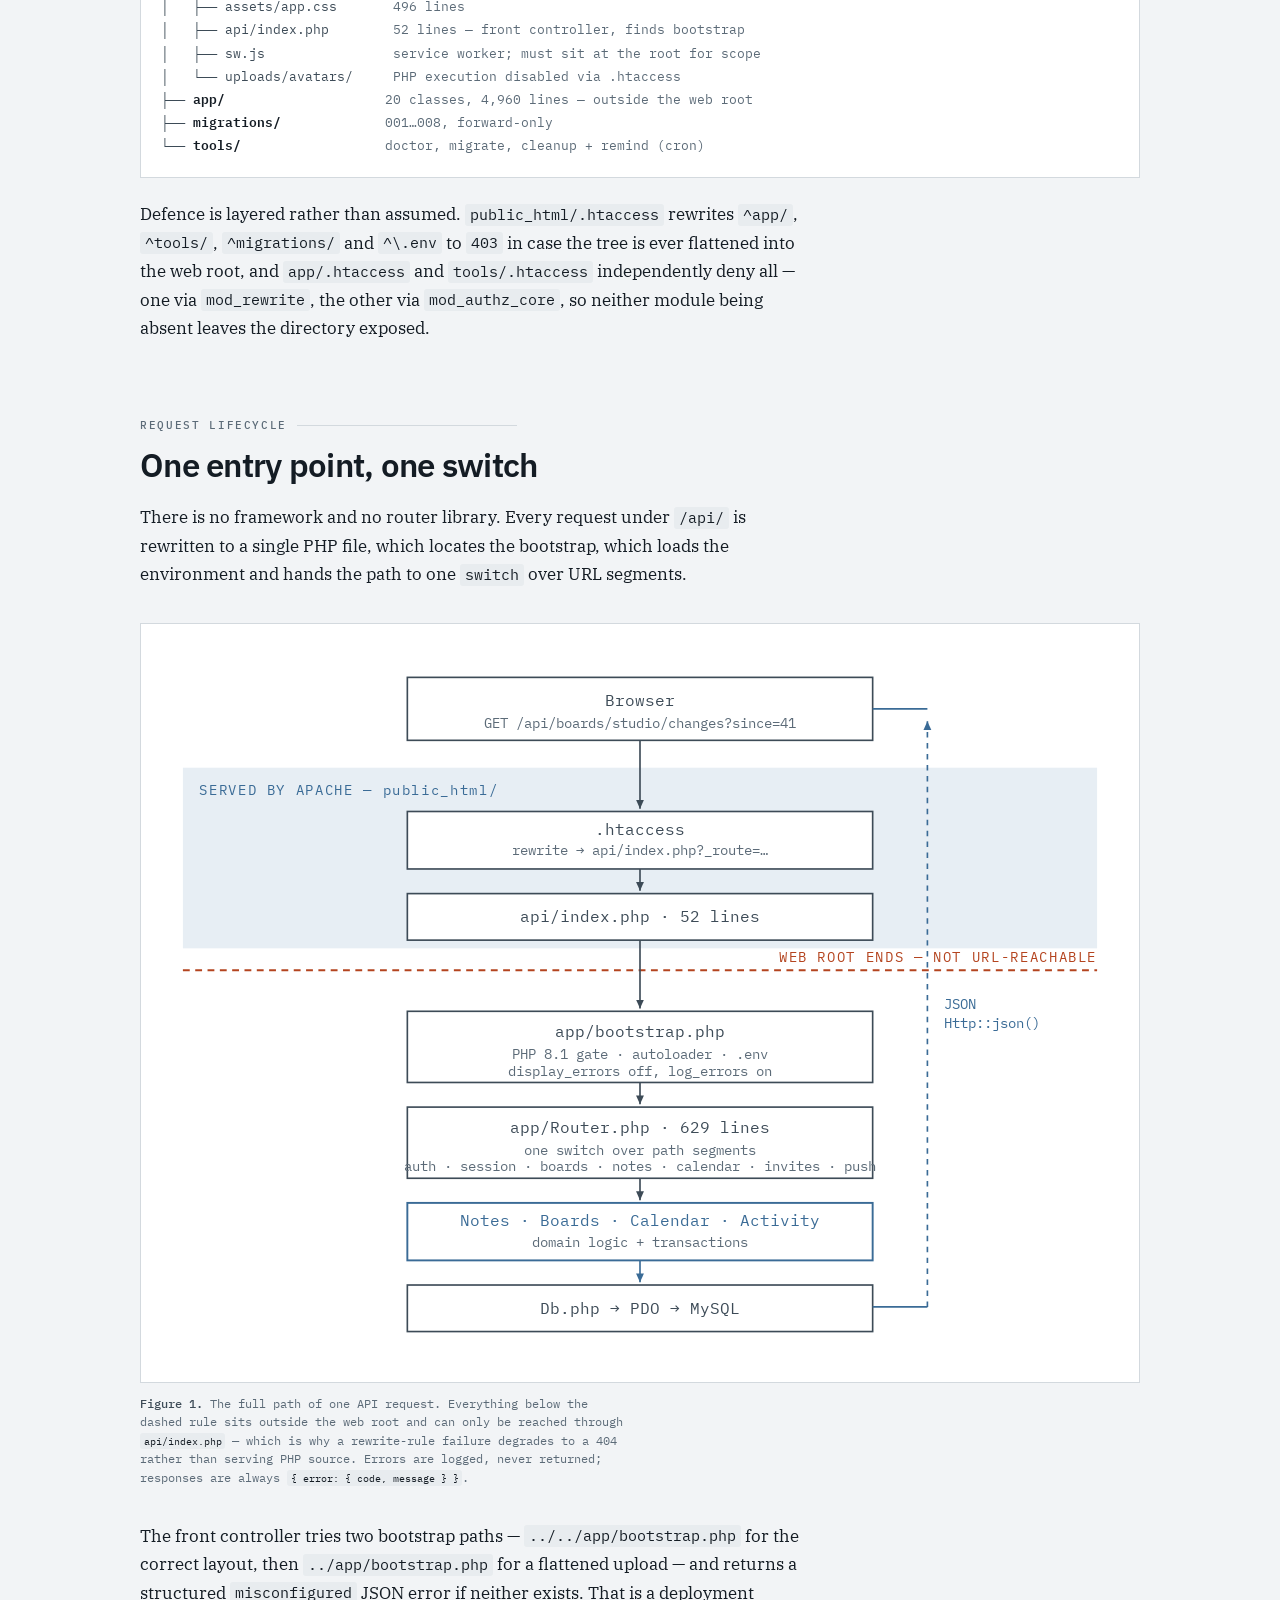
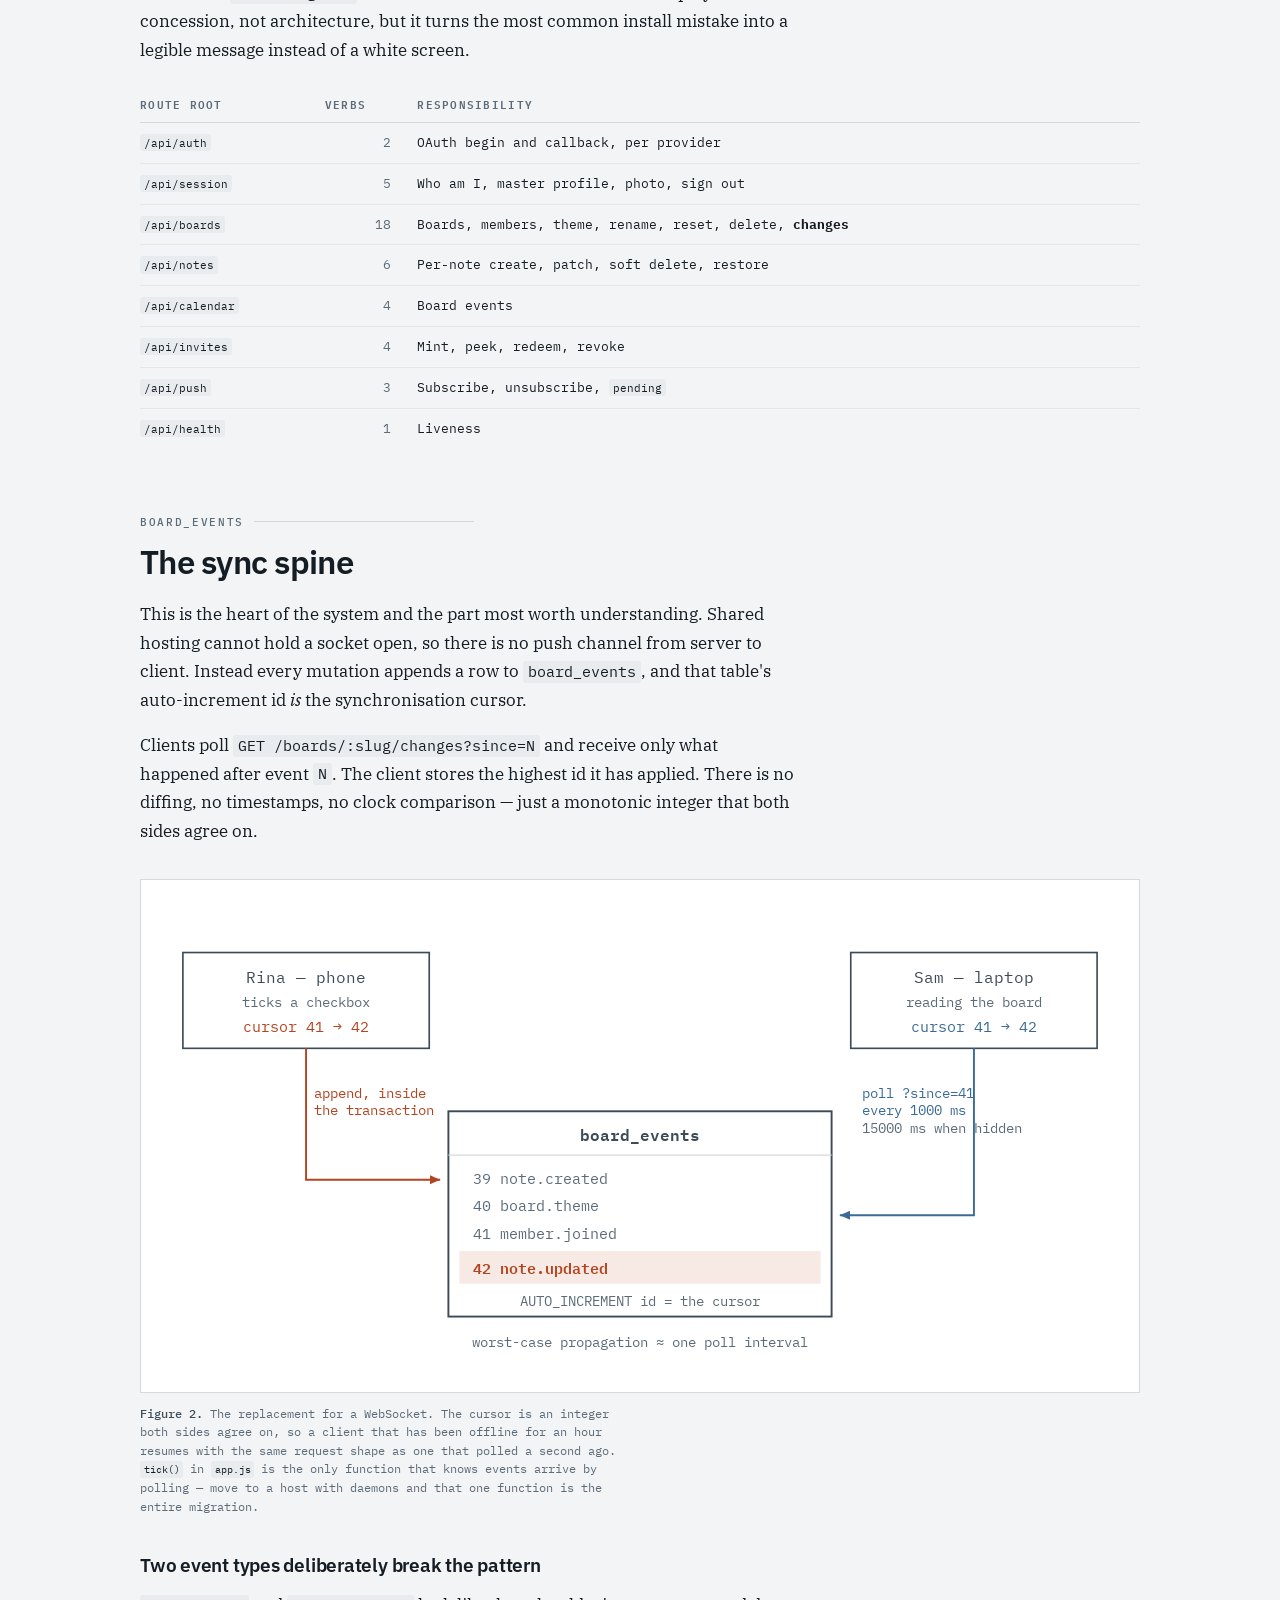
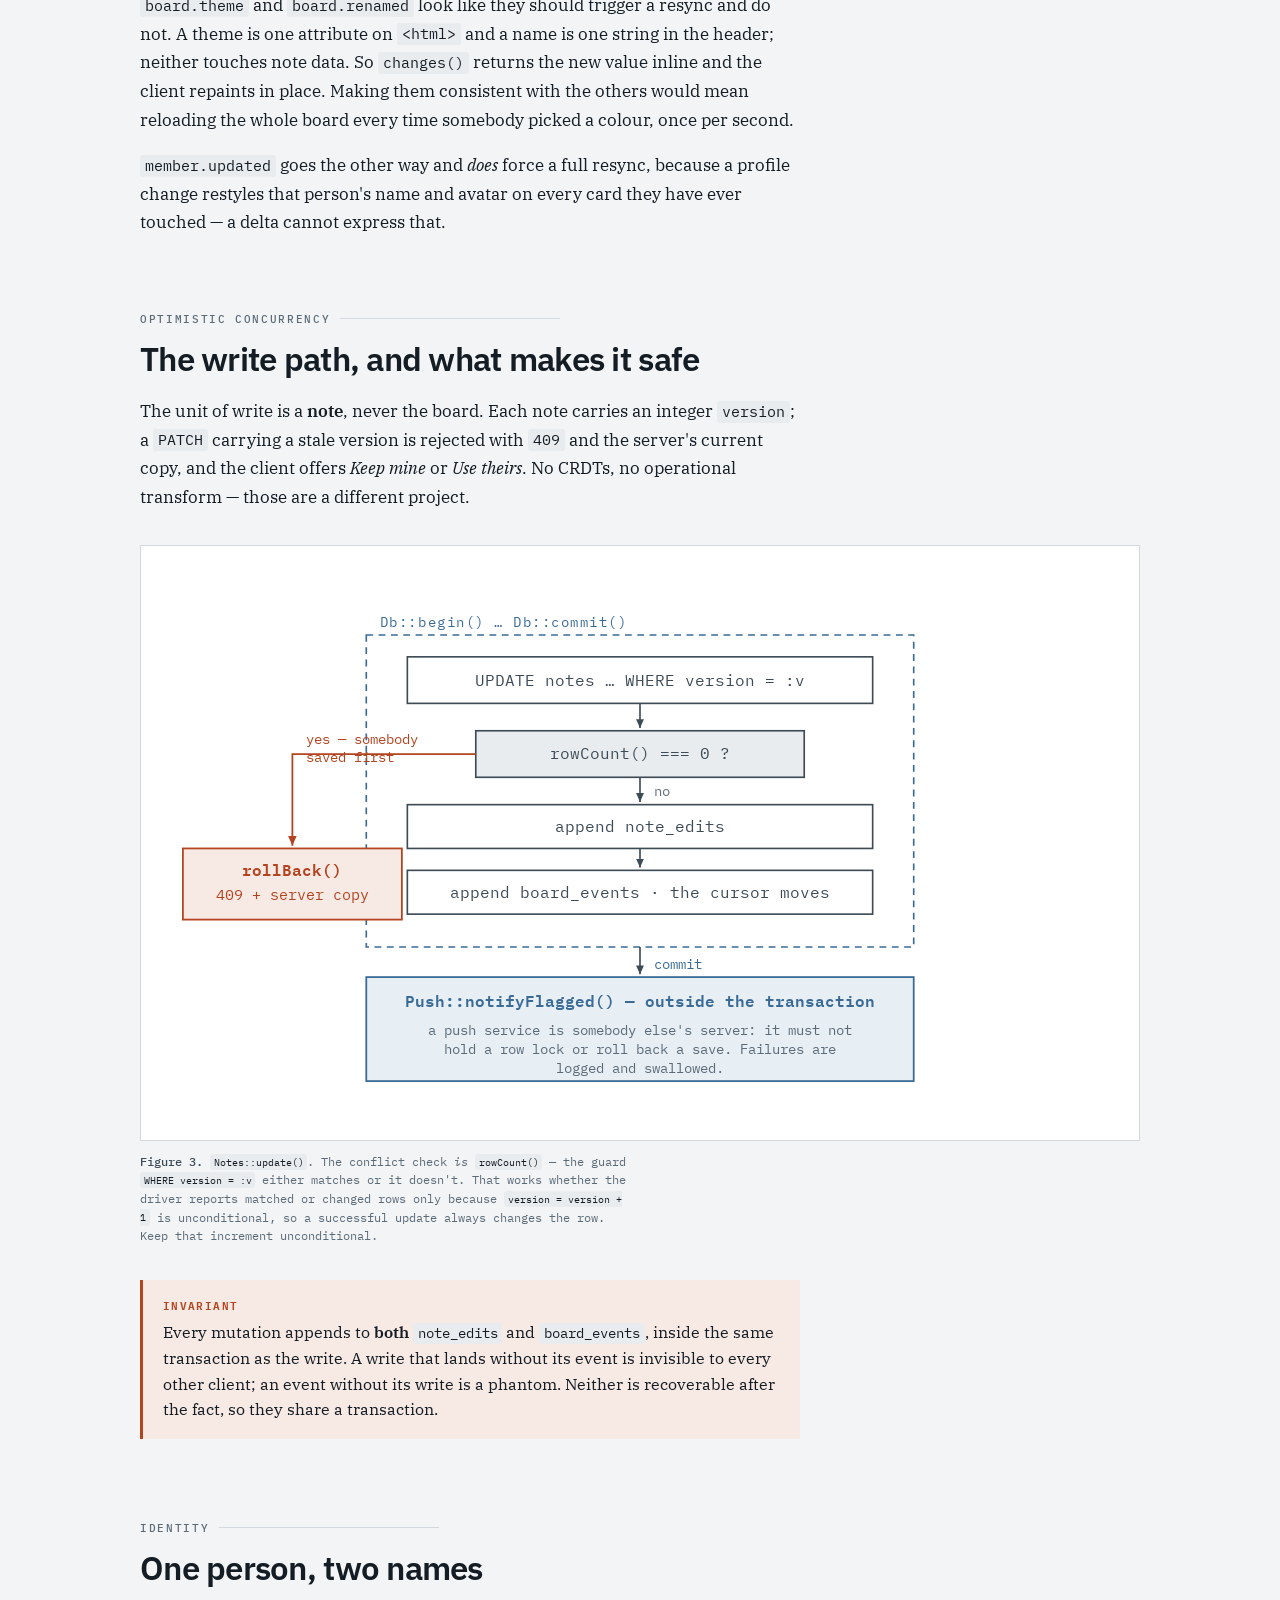
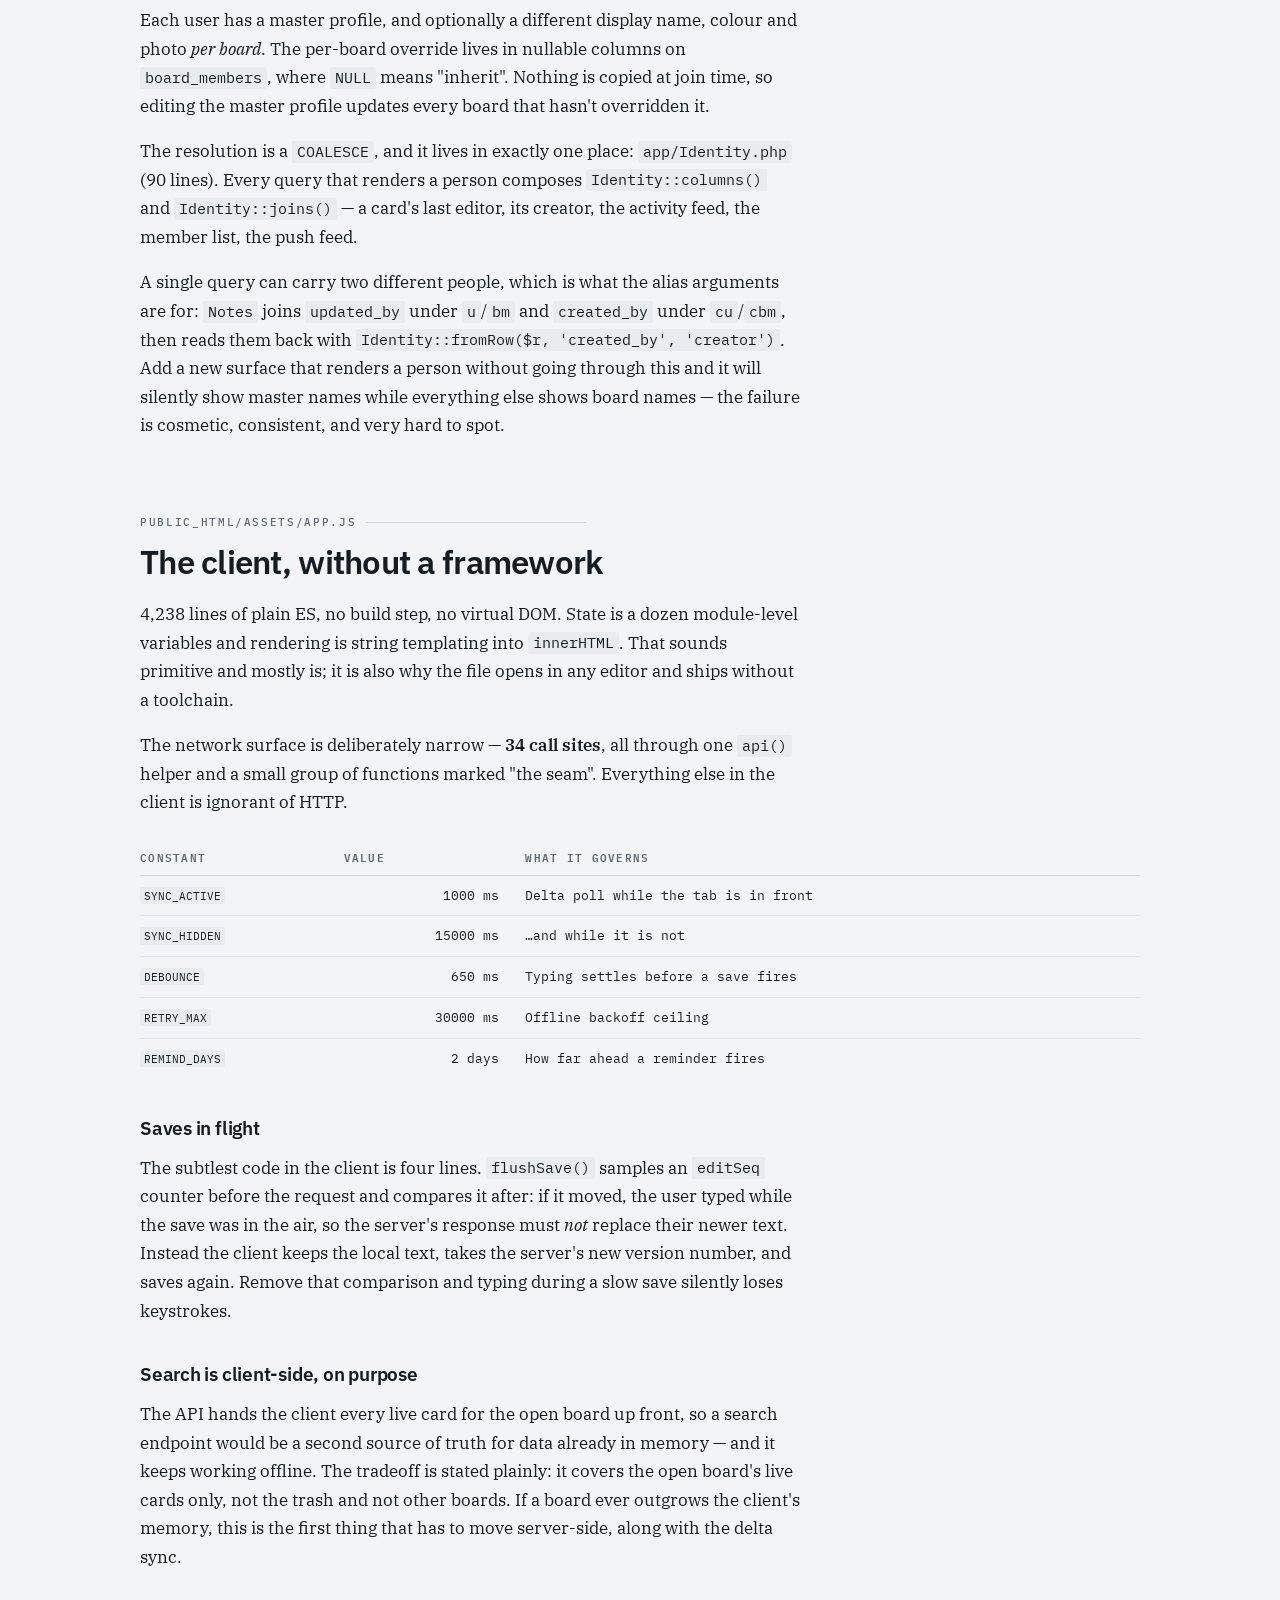
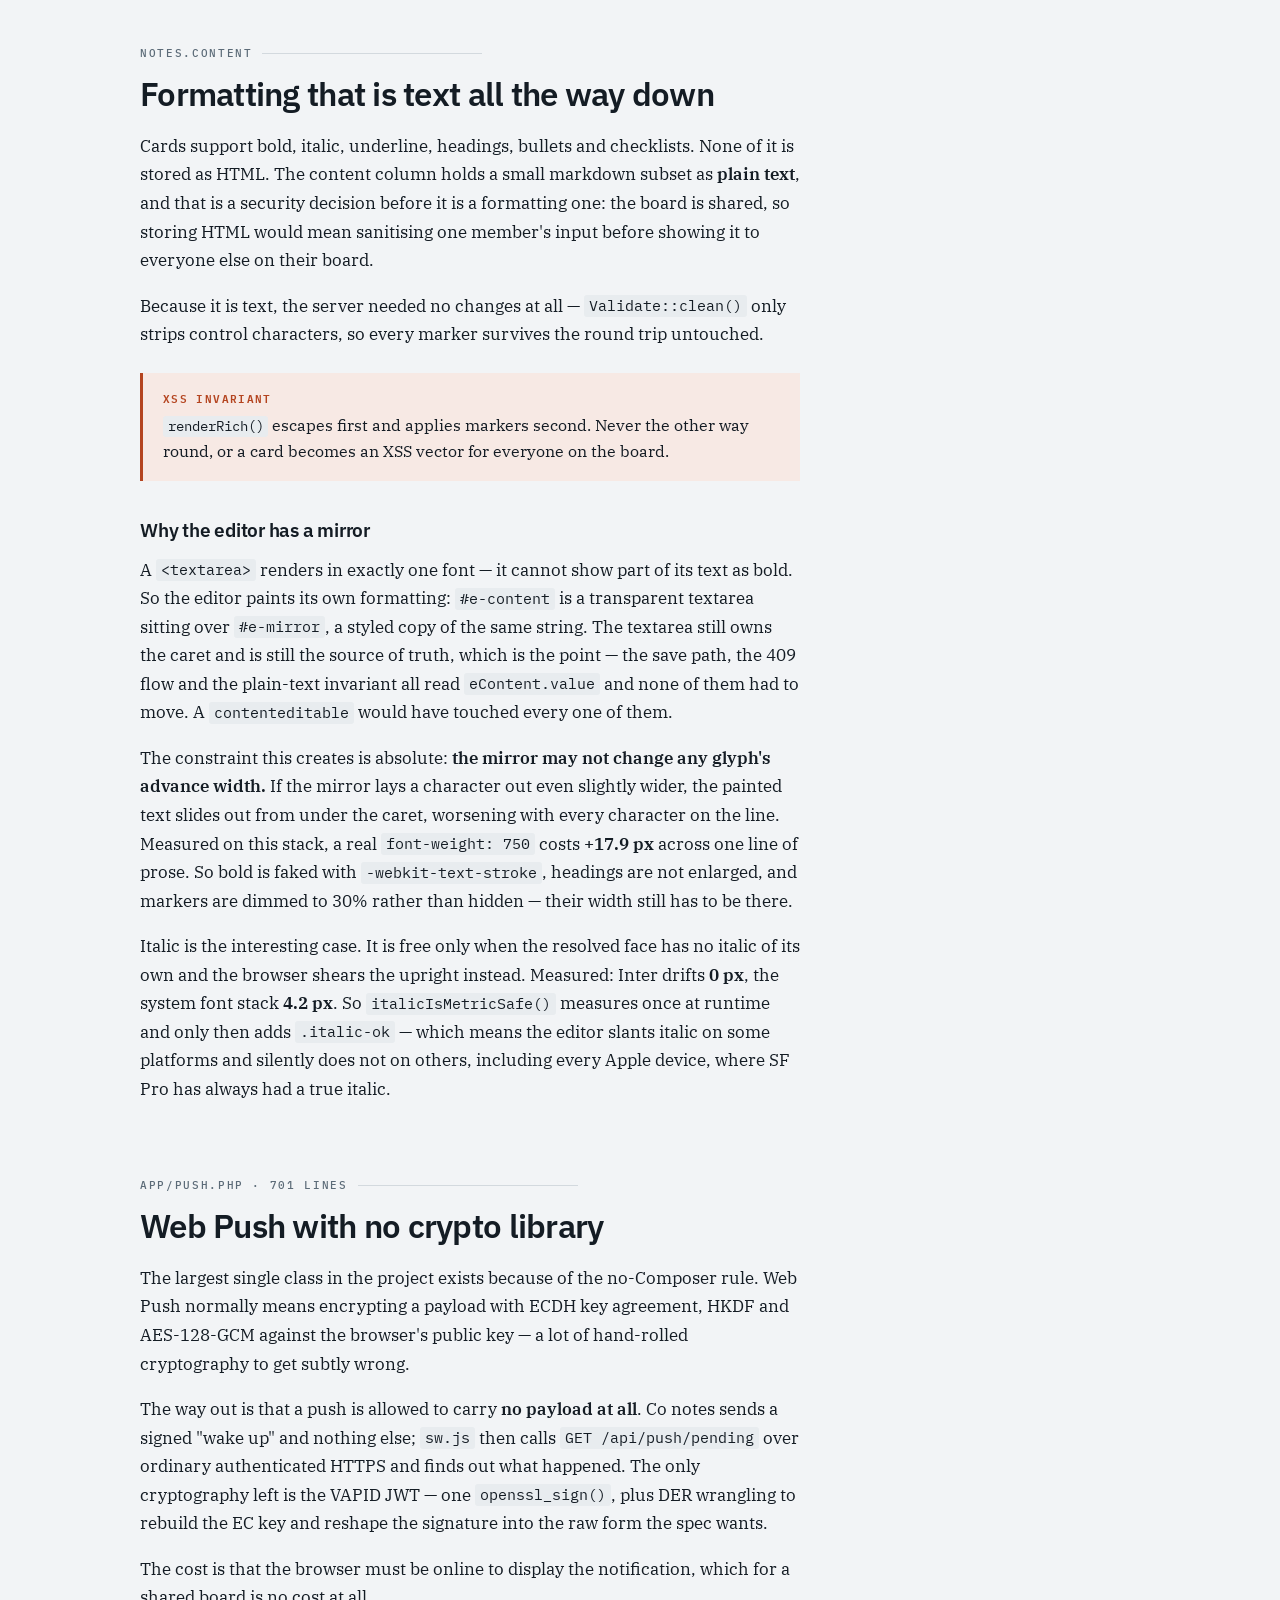
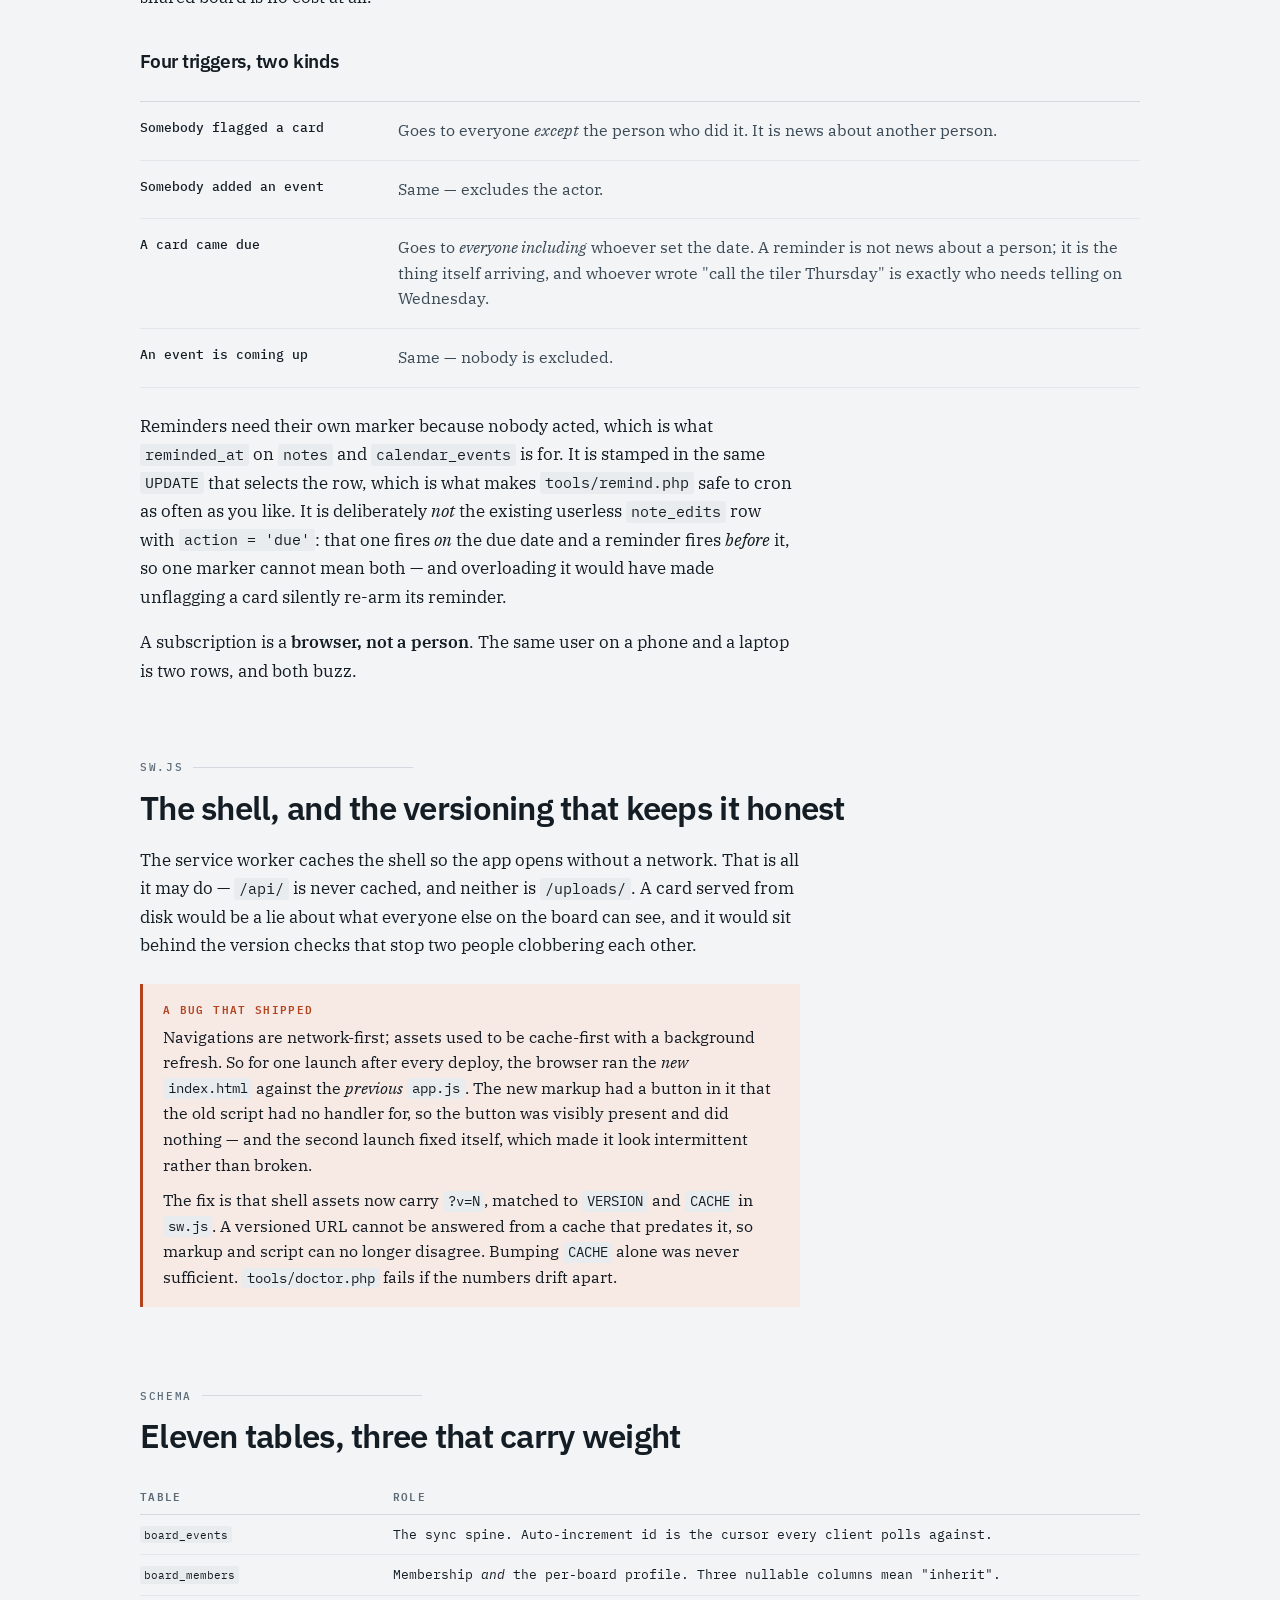
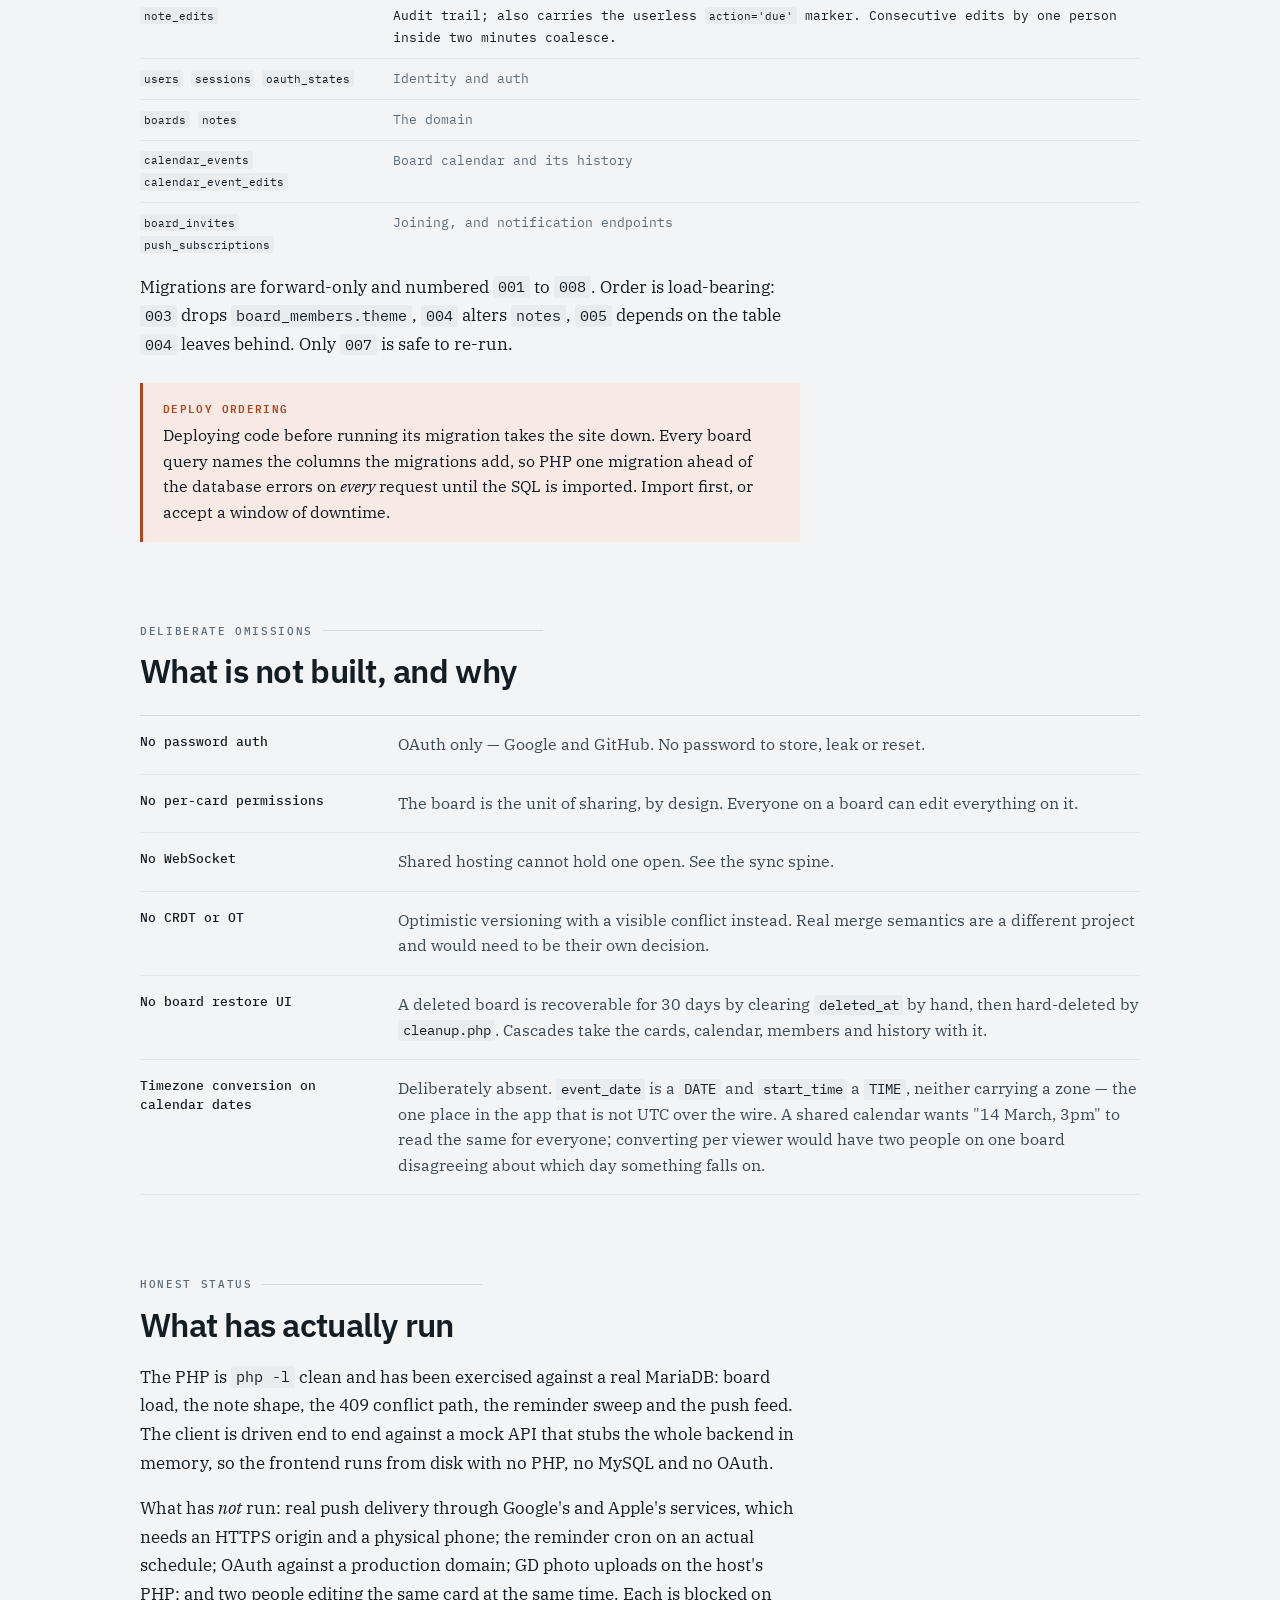
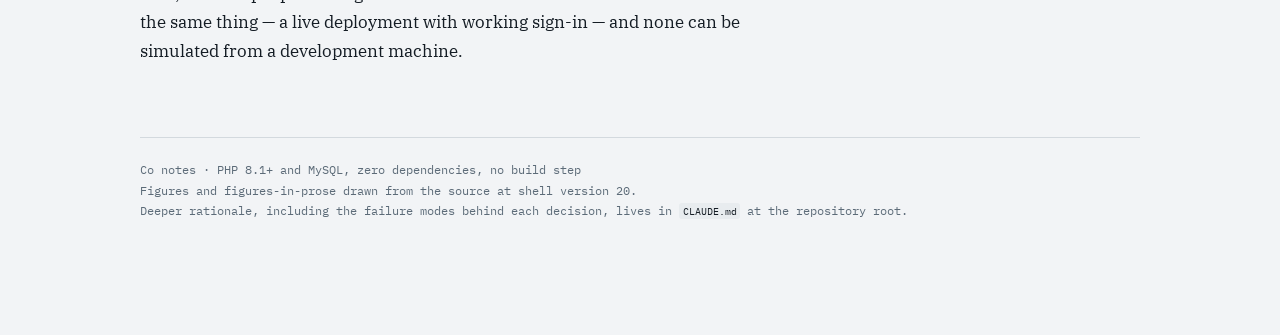
<file: docs/architecture.html>
<!doctype html>
<html lang="en">
<head>
<meta charset="utf-8">
<meta name="viewport" content="width=device-width, initial-scale=1">
<meta name="description" content="How Co notes is built, and why shared hosting forced nearly every decision in it.">
<title>Co notes Architecture</title>
<link rel="stylesheet" href="https://fonts.googleapis.com/css2?family=IBM+Plex+Mono:wght@400;500;600&family=IBM+Plex+Sans:wght@400;500;600;700&family=IBM+Plex+Serif:ital,wght@0,400;0,500;1,400&display=swap">
<style>
:root{
  --paper:#F2F4F6;
  --surface:#FFFFFF;
  --sunk:#E8ECEF;
  --ink:#141C24;
  --ink-2:#3D4B57;
  --muted:#5C6B78;
  --rule:#D3D9DE;
  --rule-soft:#E2E7EB;
  --rust:#B4441F;
  --rust-wash:#F7E9E4;
  --slate:#3A6B96;
  --slate-wash:#E7EEF4;

  --sans:"IBM Plex Sans",system-ui,-apple-system,"Segoe UI",sans-serif;
  --serif:"IBM Plex Serif",Georgia,"Times New Roman",serif;
  --mono:"IBM Plex Mono",ui-monospace,"SF Mono",Menlo,Consolas,monospace;

  --measure:66ch;
  --gut:clamp(16px,4vw,40px);
}
@media (prefers-color-scheme:dark){
  :root:not([data-theme="light"]){
    --paper:#11171C;
    --surface:#182028;
    --sunk:#0C1116;
    --ink:#DDE4EA;
    --ink-2:#B3C0CB;
    --muted:#8497A5;
    --rule:#2A353F;
    --rule-soft:#212B34;
    --rust:#E0784F;
    --rust-wash:#2B1A14;
    --slate:#7FAED6;
    --slate-wash:#152029;
  }
}
:root[data-theme="dark"]{
  --paper:#11171C;
  --surface:#182028;
  --sunk:#0C1116;
  --ink:#DDE4EA;
  --ink-2:#B3C0CB;
  --muted:#8497A5;
  --rule:#2A353F;
  --rule-soft:#212B34;
  --rust:#E0784F;
  --rust-wash:#2B1A14;
  --slate:#7FAED6;
  --slate-wash:#152029;
}

*{box-sizing:border-box;}
body{
  margin:0;background:var(--paper);color:var(--ink);
  font-family:var(--serif);font-size:17px;line-height:1.68;
  -webkit-font-smoothing:antialiased;
}
.wrap{max-width:1080px;margin:0 auto;padding:0 var(--gut) 96px;}
.col{max-width:var(--measure);}

/* ---------- masthead ---------- */
.mast{padding:72px 0 40px;border-bottom:2px solid var(--ink);}
.kicker{
  font-family:var(--mono);font-size:11.5px;font-weight:500;
  letter-spacing:.16em;text-transform:uppercase;color:var(--rust);
  margin:0 0 22px;
}
h1{
  font-family:var(--sans);font-weight:700;font-size:clamp(38px,6.2vw,60px);
  line-height:1.04;letter-spacing:-.028em;margin:0 0 20px;text-wrap:balance;
}
.standfirst{
  font-size:clamp(18px,2.3vw,21px);line-height:1.55;color:var(--ink-2);
  max-width:60ch;margin:0;
}
.facts{
  display:flex;flex-wrap:wrap;gap:0;margin-top:38px;
  border-top:1px solid var(--rule);
}
.fact{
  flex:1 1 150px;padding:16px 20px 14px 0;border-right:1px solid var(--rule-soft);
}
.fact:last-child{border-right:0;}
.fact b{
  display:block;font-family:var(--mono);font-weight:600;font-size:22px;
  letter-spacing:-.02em;font-variant-numeric:tabular-nums;color:var(--ink);
}
.fact span{
  display:block;font-family:var(--mono);font-size:10.5px;font-weight:400;
  letter-spacing:.12em;text-transform:uppercase;color:var(--muted);margin-top:5px;
}

/* ---------- sections ---------- */
section{padding:56px 0 0;}
.eyebrow{
  font-family:var(--mono);font-size:11px;font-weight:500;letter-spacing:.15em;
  text-transform:uppercase;color:var(--muted);margin:0 0 12px;
  display:flex;align-items:center;gap:10px;
}
.eyebrow::after{content:"";flex:1;height:1px;background:var(--rule);max-width:220px;}
h2{
  font-family:var(--sans);font-weight:600;font-size:clamp(25px,3.4vw,33px);
  line-height:1.18;letter-spacing:-.022em;margin:0 0 18px;text-wrap:balance;
}
h3{
  font-family:var(--sans);font-weight:600;font-size:18.5px;letter-spacing:-.012em;
  margin:34px 0 10px;
}
p{margin:0 0 17px;}
a{color:var(--rust);text-decoration:underline;text-underline-offset:2px;text-decoration-thickness:1px;}
code{
  font-family:var(--mono);font-size:.87em;background:var(--sunk);
  padding:.1em .34em;border-radius:3px;color:var(--ink);
}
strong{font-weight:600;}
em{font-style:italic;}

/* ---------- the constraint device: only where the host forced the hand ---------- */
.constraint{
  border-left:3px solid var(--rust);background:var(--rust-wash);
  padding:16px 20px;margin:24px 0;max-width:var(--measure);
}
.constraint p{margin:0;font-size:16px;line-height:1.6;}
.constraint p+p{margin-top:10px;}
.constraint .tag{
  display:block;font-family:var(--mono);font-size:10.5px;font-weight:600;
  letter-spacing:.13em;text-transform:uppercase;color:var(--rust);margin-bottom:7px;
}

/* ---------- figures ---------- */
figure{margin:34px 0;padding:0;}
.figbox{
  background:var(--surface);border:1px solid var(--rule);
  padding:26px 20px 20px;overflow-x:auto;
}
figure svg{display:block;width:100%;max-width:100%;height:auto;color:var(--ink-2);}
figcaption{
  font-family:var(--mono);font-size:12px;line-height:1.55;color:var(--muted);
  margin-top:12px;max-width:70ch;
}
figcaption b{color:var(--ink-2);font-weight:500;}

/* ---------- data table ---------- */
.tablewrap{overflow-x:auto;margin:22px 0 8px;}
table{border-collapse:collapse;width:100%;font-family:var(--mono);font-size:13px;}
th,td{text-align:left;padding:9px 16px 9px 0;border-bottom:1px solid var(--rule-soft);vertical-align:top;}
th{
  font-size:10.5px;font-weight:600;letter-spacing:.12em;text-transform:uppercase;
  color:var(--muted);border-bottom:1px solid var(--rule);white-space:nowrap;
}
td.num{font-variant-numeric:tabular-nums;text-align:right;padding-right:26px;white-space:nowrap;}
td.n{color:var(--muted);}
tbody tr:last-child td{border-bottom:0;}

/* ---------- verb pills ---------- */
.verb{
  font-family:var(--mono);font-size:10.5px;font-weight:600;letter-spacing:.06em;
  padding:2px 6px;border-radius:3px;background:var(--slate-wash);color:var(--slate);
}

/* ---------- the ledger ---------- */
.ledger{display:grid;gap:0;margin:24px 0;border-top:1px solid var(--rule);}
.row{
  display:grid;grid-template-columns:minmax(0,1fr);gap:4px;
  padding:16px 0;border-bottom:1px solid var(--rule-soft);
}
@media(min-width:720px){
  .row{grid-template-columns:230px minmax(0,1fr);gap:28px;align-items:start;}
}
.row dt{
  font-family:var(--mono);font-size:12.5px;font-weight:500;color:var(--ink);
  line-height:1.5;
}
.row dd{margin:0;font-size:16px;line-height:1.6;color:var(--ink-2);}

/* ---------- file tree ---------- */
pre.tree{
  font-family:var(--mono);font-size:12.5px;line-height:1.85;margin:22px 0;
  background:var(--surface);border:1px solid var(--rule);
  padding:20px;overflow-x:auto;color:var(--ink-2);
}
pre.tree b{color:var(--ink);font-weight:600;}
pre.tree i{color:var(--rust);font-style:normal;}
pre.tree u{color:var(--muted);text-decoration:none;}

.foot{
  margin-top:72px;padding-top:22px;border-top:1px solid var(--rule);
  font-family:var(--mono);font-size:12px;color:var(--muted);line-height:1.7;
}
:focus-visible{outline:2px solid var(--rust);outline-offset:2px;}
@media(prefers-reduced-motion:reduce){*{transition:none!important;animation:none!important;}}
</style>
</head>
<body>
<div class="wrap">

<header class="mast">
  <p class="kicker">Architecture reference &middot; shell v20</p>
  <h1>Co notes Architecture</h1>
  <p class="standfirst">A shared notes board built for the most constrained host there is: PHP on shared hosting, no Composer, no build step, no long-lived process. Nearly every decision below is downstream of that.</p>

  <div class="facts">
    <div class="fact"><b>4,960</b><span>lines in app/</span></div>
    <div class="fact"><b>4,734</b><span>lines of client</span></div>
    <div class="fact"><b>42</b><span>API endpoints</span></div>
    <div class="fact"><b>8</b><span>migrations</span></div>
    <div class="fact"><b>0</b><span>dependencies</span></div>
  </div>
</header>

<section>
  <p class="eyebrow">The premise</p>
  <h2>The host is the architect</h2>
  <div class="col">
    <p>Co notes is a multi-board shared notes app. Everyone on a board sees the same cards and can read, edit, flag and delete any of them — the board is the unit of sharing, and there are no per-card permissions.</p>
    <p>That product description explains almost none of the code. What explains the code is the deployment target: <strong>Hostinger shared hosting with phpMyAdmin</strong>. No shell guaranteed, no daemon, no package manager, no build pipeline. Three consequences propagate through every layer.</p>
  </div>

  <div class="constraint">
    <span class="tag">Forced by the host</span>
    <p><strong>No Composer</strong> → zero dependencies. Every line is first-party, including the Web Push cryptography. A <code>spl_autoload_register</code> closure in <code>bootstrap.php</code> maps <code>CoNotes\Foo</code> to <code>app/Foo.php</code>. That is the entire dependency system.</p>
    <p><strong>No build step</strong> → <code>public_html/</code> is the deployable artifact exactly as it sits on disk. Nothing is transpiled, bundled or minified. The client is two files you can open in an editor.</p>
    <p><strong>No long-lived process</strong> → no WebSocket. Live collaboration runs over a cursor-based delta poll instead, which is the single most consequential decision in the codebase.</p>
  </div>
</section>

<section>
  <p class="eyebrow">Physical layout</p>
  <h2>What is reachable by URL, and what is not</h2>
  <div class="col">
    <p>The most important line in the whole project is the boundary between <code>public_html/</code> and everything beside it. Server code lives <em>outside</em> the web root, so a misconfigured Apache cannot serve <code>.php</code> source or the <code>.env</code> that holds the database password and the VAPID private key.</p>
  </div>

<pre class="tree">domains/yourdomain.com/
├── <i>.env</i>                    <u>secrets — never in git, never web-reachable</u>
├── <b>public_html/</b>            <u>the web root: this and only this is served</u>
│   ├── index.html           <u>the shell</u>
│   ├── assets/app.js        <u>4,238 lines — the entire client</u>
│   ├── assets/app.css       <u>496 lines</u>
│   ├── api/index.php        <u>52 lines — front controller, finds bootstrap</u>
│   ├── sw.js                <u>service worker; must sit at the root for scope</u>
│   └── uploads/avatars/     <u>PHP execution disabled via .htaccess</u>
├── <b>app/</b>                    <u>20 classes, 4,960 lines — outside the web root</u>
├── <b>migrations/</b>             <u>001…008, forward-only</u>
└── <b>tools/</b>                  <u>doctor, migrate, cleanup + remind (cron)</u></pre>

  <div class="col">
    <p>Defence is layered rather than assumed. <code>public_html/.htaccess</code> rewrites <code>^app/</code>, <code>^tools/</code>, <code>^migrations/</code> and <code>^\.env</code> to <code>403</code> in case the tree is ever flattened into the web root, and <code>app/.htaccess</code> and <code>tools/.htaccess</code> independently deny all — one via <code>mod_rewrite</code>, the other via <code>mod_authz_core</code>, so neither module being absent leaves the directory exposed.</p>
  </div>
</section>

<section>
  <p class="eyebrow">Request lifecycle</p>
  <h2>One entry point, one switch</h2>
  <div class="col">
    <p>There is no framework and no router library. Every request under <code>/api/</code> is rewritten to a single PHP file, which locates the bootstrap, which loads the environment and hands the path to one <code>switch</code> over URL segments.</p>
  </div>

  <figure>
    <div class="figbox">
      <svg viewBox="0 0 700 520" role="img" aria-label="A request travels from the browser through .htaccess rewriting to api/index.php inside the web root, then crosses the web-root boundary into bootstrap.php, Router.php, a domain class and Db.php before reaching MySQL and returning JSON.">
        <defs>
          <marker id="ar" viewBox="0 0 10 10" refX="9" refY="5" markerWidth="6" markerHeight="6" orient="auto-start-reverse">
            <polygon points="0,1 9,5 0,9" fill="currentColor"/>
          </marker>
          <marker id="ar-slate" viewBox="0 0 10 10" refX="9" refY="5" markerWidth="6" markerHeight="6" orient="auto-start-reverse">
            <polygon points="0,1 9,5 0,9" fill="var(--slate)"/>
          </marker>
        </defs>

        <!-- boundary band -->
        <rect x="16" y="86" width="668" height="132" fill="var(--slate-wash)" stroke="none"/>
        <text x="28" y="106" font-family="IBM Plex Mono, monospace" font-size="10.5" letter-spacing="1.2" fill="var(--slate)">SERVED BY APACHE — public_html/</text>

        <!-- 1 browser -->
        <rect x="180" y="20" width="340" height="46" fill="var(--surface)" stroke="currentColor" stroke-width="1.2"/>
        <text x="350" y="41" text-anchor="middle" font-family="IBM Plex Mono, monospace" font-size="12" fill="currentColor">Browser</text>
        <text x="350" y="57" text-anchor="middle" font-family="IBM Plex Mono, monospace" font-size="10.5" fill="var(--muted)">GET /api/boards/studio/changes?since=41</text>
        <line x1="350" y1="66" x2="350" y2="116" stroke="currentColor" stroke-width="1.2" marker-end="url(#ar)"/>

        <!-- 2 htaccess -->
        <rect x="180" y="118" width="340" height="42" fill="var(--surface)" stroke="currentColor" stroke-width="1.2"/>
        <text x="350" y="135" text-anchor="middle" font-family="IBM Plex Mono, monospace" font-size="12" fill="currentColor">.htaccess</text>
        <text x="350" y="150" text-anchor="middle" font-family="IBM Plex Mono, monospace" font-size="10.5" fill="var(--muted)">rewrite → api/index.php?_route=…</text>
        <line x1="350" y1="160" x2="350" y2="176" stroke="currentColor" stroke-width="1.2" marker-end="url(#ar)"/>

        <!-- 3 front controller -->
        <rect x="180" y="178" width="340" height="34" fill="var(--surface)" stroke="currentColor" stroke-width="1.2"/>
        <text x="350" y="199" text-anchor="middle" font-family="IBM Plex Mono, monospace" font-size="12" fill="currentColor">api/index.php &#183; 52 lines</text>

        <!-- the boundary -->
        <line x1="16" y1="234" x2="684" y2="234" stroke="var(--rust)" stroke-width="1.4" stroke-dasharray="5 4"/>
        <text x="684" y="228" text-anchor="end" font-family="IBM Plex Mono, monospace" font-size="10.5" letter-spacing="1.2" fill="var(--rust)">WEB ROOT ENDS — NOT URL-REACHABLE</text>
        <line x1="350" y1="212" x2="350" y2="262" stroke="currentColor" stroke-width="1.2" marker-end="url(#ar)"/>

        <!-- 4 bootstrap -->
        <rect x="180" y="264" width="340" height="52" fill="var(--surface)" stroke="currentColor" stroke-width="1.2"/>
        <text x="350" y="283" text-anchor="middle" font-family="IBM Plex Mono, monospace" font-size="12" fill="currentColor">app/bootstrap.php</text>
        <text x="350" y="299" text-anchor="middle" font-family="IBM Plex Mono, monospace" font-size="10.5" fill="var(--muted)">PHP 8.1 gate &#183; autoloader &#183; .env</text>
        <text x="350" y="311" text-anchor="middle" font-family="IBM Plex Mono, monospace" font-size="10.5" fill="var(--muted)">display_errors off, log_errors on</text>
        <line x1="350" y1="316" x2="350" y2="332" stroke="currentColor" stroke-width="1.2" marker-end="url(#ar)"/>

        <!-- 5 router -->
        <rect x="180" y="334" width="340" height="52" fill="var(--surface)" stroke="currentColor" stroke-width="1.2"/>
        <text x="350" y="353" text-anchor="middle" font-family="IBM Plex Mono, monospace" font-size="12" fill="currentColor">app/Router.php &#183; 629 lines</text>
        <text x="350" y="369" text-anchor="middle" font-family="IBM Plex Mono, monospace" font-size="10.5" fill="var(--muted)">one switch over path segments</text>
        <text x="350" y="381" text-anchor="middle" font-family="IBM Plex Mono, monospace" font-size="10.5" fill="var(--muted)">auth · session · boards · notes · calendar · invites · push</text>
        <line x1="350" y1="386" x2="350" y2="402" stroke="currentColor" stroke-width="1.2" marker-end="url(#ar)"/>

        <!-- 6 domain -->
        <rect x="180" y="404" width="340" height="42" fill="var(--surface)" stroke="var(--slate)" stroke-width="1.4"/>
        <text x="350" y="421" text-anchor="middle" font-family="IBM Plex Mono, monospace" font-size="12" fill="var(--slate)">Notes · Boards · Calendar · Activity</text>
        <text x="350" y="436" text-anchor="middle" font-family="IBM Plex Mono, monospace" font-size="10.5" fill="var(--muted)">domain logic + transactions</text>
        <line x1="350" y1="446" x2="350" y2="462" stroke="var(--slate)" stroke-width="1.2" marker-end="url(#ar-slate)"/>

        <!-- 7 db -->
        <rect x="180" y="464" width="340" height="34" fill="var(--surface)" stroke="currentColor" stroke-width="1.2"/>
        <text x="350" y="485" text-anchor="middle" font-family="IBM Plex Mono, monospace" font-size="12" fill="currentColor">Db.php → PDO → MySQL</text>

        <!-- return path -->
        <line x1="560" y1="480" x2="560" y2="52" stroke="var(--slate)" stroke-width="1.2" stroke-dasharray="4 4" marker-end="url(#ar-slate)"/>
        <line x1="520" y1="480" x2="560" y2="480" stroke="var(--slate)" stroke-width="1.2"/>
        <line x1="520" y1="43" x2="560" y2="43" stroke="var(--slate)" stroke-width="1.2"/>
        <text x="572" y="262" font-family="IBM Plex Mono, monospace" font-size="10.5" fill="var(--slate)">JSON</text>
        <text x="572" y="276" font-family="IBM Plex Mono, monospace" font-size="10.5" fill="var(--slate)">Http::json()</text>
      </svg>
    </div>
    <figcaption><b>Figure 1.</b> The full path of one API request. Everything below the dashed rule sits outside the web root and can only be reached through <code>api/index.php</code> — which is why a rewrite-rule failure degrades to a 404 rather than serving PHP source. Errors are logged, never returned; responses are always <code>{ error: { code, message } }</code>.</figcaption>
  </figure>

  <div class="col">
    <p>The front controller tries two bootstrap paths — <code>../../app/bootstrap.php</code> for the correct layout, then <code>../app/bootstrap.php</code> for a flattened upload — and returns a structured <code>misconfigured</code> JSON error if neither exists. That is a deployment concession, not architecture, but it turns the most common install mistake into a legible message instead of a white screen.</p>
  </div>

  <div class="tablewrap">
    <table>
      <thead><tr><th>Route root</th><th class="num">Verbs</th><th>Responsibility</th></tr></thead>
      <tbody>
        <tr><td><code>/api/auth</code></td><td class="num n">2</td><td>OAuth begin and callback, per provider</td></tr>
        <tr><td><code>/api/session</code></td><td class="num n">5</td><td>Who am I, master profile, photo, sign out</td></tr>
        <tr><td><code>/api/boards</code></td><td class="num n">18</td><td>Boards, members, theme, rename, reset, delete, <b>changes</b></td></tr>
        <tr><td><code>/api/notes</code></td><td class="num n">6</td><td>Per-note create, patch, soft delete, restore</td></tr>
        <tr><td><code>/api/calendar</code></td><td class="num n">4</td><td>Board events</td></tr>
        <tr><td><code>/api/invites</code></td><td class="num n">4</td><td>Mint, peek, redeem, revoke</td></tr>
        <tr><td><code>/api/push</code></td><td class="num n">3</td><td>Subscribe, unsubscribe, <code>pending</code></td></tr>
        <tr><td><code>/api/health</code></td><td class="num n">1</td><td>Liveness</td></tr>
      </tbody>
    </table>
  </div>
</section>

<section>
  <p class="eyebrow">board_events</p>
  <h2>The sync spine</h2>
  <div class="col">
    <p>This is the heart of the system and the part most worth understanding. Shared hosting cannot hold a socket open, so there is no push channel from server to client. Instead every mutation appends a row to <code>board_events</code>, and that table's auto-increment id <em>is</em> the synchronisation cursor.</p>
    <p>Clients poll <code>GET /boards/:slug/changes?since=N</code> and receive only what happened after event <code>N</code>. The client stores the highest id it has applied. There is no diffing, no timestamps, no clock comparison — just a monotonic integer that both sides agree on.</p>
  </div>

  <figure>
    <div class="figbox">
      <svg viewBox="0 0 700 340" role="img" aria-label="Two browsers poll a shared board_events table every second. One browser's write appends event 42, which the other browser receives on its next poll and applies, advancing its cursor from 41 to 42.">
        <defs>
          <marker id="ar2" viewBox="0 0 10 10" refX="9" refY="5" markerWidth="6" markerHeight="6" orient="auto-start-reverse">
            <polygon points="0,1 9,5 0,9" fill="currentColor"/>
          </marker>
          <marker id="ar2r" viewBox="0 0 10 10" refX="9" refY="5" markerWidth="6" markerHeight="6" orient="auto-start-reverse">
            <polygon points="0,1 9,5 0,9" fill="var(--rust)"/>
          </marker>
          <marker id="ar2s" viewBox="0 0 10 10" refX="9" refY="5" markerWidth="6" markerHeight="6" orient="auto-start-reverse">
            <polygon points="0,1 9,5 0,9" fill="var(--slate)"/>
          </marker>
        </defs>

        <!-- client A -->
        <rect x="16" y="34" width="180" height="70" fill="var(--surface)" stroke="currentColor" stroke-width="1.2"/>
        <text x="106" y="56" text-anchor="middle" font-family="IBM Plex Mono, monospace" font-size="12" fill="currentColor">Rina — phone</text>
        <text x="106" y="74" text-anchor="middle" font-family="IBM Plex Mono, monospace" font-size="10.5" fill="var(--muted)">ticks a checkbox</text>
        <text x="106" y="92" text-anchor="middle" font-family="IBM Plex Mono, monospace" font-size="11" fill="var(--rust)">cursor 41 → 42</text>

        <!-- client B -->
        <rect x="504" y="34" width="180" height="70" fill="var(--surface)" stroke="currentColor" stroke-width="1.2"/>
        <text x="594" y="56" text-anchor="middle" font-family="IBM Plex Mono, monospace" font-size="12" fill="currentColor">Sam — laptop</text>
        <text x="594" y="74" text-anchor="middle" font-family="IBM Plex Mono, monospace" font-size="10.5" fill="var(--muted)">reading the board</text>
        <text x="594" y="92" text-anchor="middle" font-family="IBM Plex Mono, monospace" font-size="11" fill="var(--slate)">cursor 41 → 42</text>

        <!-- the table -->
        <rect x="210" y="150" width="280" height="150" fill="var(--surface)" stroke="currentColor" stroke-width="1.4"/>
        <text x="350" y="172" text-anchor="middle" font-family="IBM Plex Mono, monospace" font-size="12" font-weight="600" fill="currentColor">board_events</text>
        <line x1="210" y1="182" x2="490" y2="182" stroke="var(--rule)" stroke-width="1"/>
        <text x="228" y="203" font-family="IBM Plex Mono, monospace" font-size="11" fill="var(--muted)">39   note.created</text>
        <text x="228" y="223" font-family="IBM Plex Mono, monospace" font-size="11" fill="var(--muted)">40   board.theme</text>
        <text x="228" y="243" font-family="IBM Plex Mono, monospace" font-size="11" fill="var(--muted)">41   member.joined</text>
        <rect x="218" y="252" width="264" height="24" fill="var(--rust-wash)"/>
        <text x="228" y="269" font-family="IBM Plex Mono, monospace" font-size="11" font-weight="600" fill="var(--rust)">42   note.updated</text>
        <text x="350" y="292" text-anchor="middle" font-family="IBM Plex Mono, monospace" font-size="10" fill="var(--muted)">AUTO_INCREMENT id = the cursor</text>

        <!-- write arrow -->
        <path d="M106 104 L106 200 L204 200" fill="none" stroke="var(--rust)" stroke-width="1.4" marker-end="url(#ar2r)"/>
        <text x="112" y="140" font-family="IBM Plex Mono, monospace" font-size="10.5" fill="var(--rust)">append, inside</text>
        <text x="112" y="153" font-family="IBM Plex Mono, monospace" font-size="10.5" fill="var(--rust)">the transaction</text>

        <!-- poll arrow -->
        <path d="M594 104 L594 226 L496 226" fill="none" stroke="var(--slate)" stroke-width="1.4" marker-end="url(#ar2s)"/>
        <text x="512" y="140" font-family="IBM Plex Mono, monospace" font-size="10.5" fill="var(--slate)">poll ?since=41</text>
        <text x="512" y="153" font-family="IBM Plex Mono, monospace" font-size="10.5" fill="var(--slate)">every 1000 ms</text>
        <text x="512" y="166" font-family="IBM Plex Mono, monospace" font-size="10.5" fill="var(--muted)">15000 ms when hidden</text>

        <!-- latency note -->
        <text x="350" y="322" text-anchor="middle" font-family="IBM Plex Mono, monospace" font-size="10.5" fill="var(--muted)">worst-case propagation ≈ one poll interval</text>
      </svg>
    </div>
    <figcaption><b>Figure 2.</b> The replacement for a WebSocket. The cursor is an integer both sides agree on, so a client that has been offline for an hour resumes with the same request shape as one that polled a second ago. <code>tick()</code> in <code>app.js</code> is the only function that knows events arrive by polling — move to a host with daemons and that one function is the entire migration.</figcaption>
  </figure>

  <h3>Two event types deliberately break the pattern</h3>
  <div class="col">
    <p><code>board.theme</code> and <code>board.renamed</code> look like they should trigger a resync and do not. A theme is one attribute on <code>&lt;html&gt;</code> and a name is one string in the header; neither touches note data. So <code>changes()</code> returns the new value inline and the client repaints in place. Making them consistent with the others would mean reloading the whole board every time somebody picked a colour, once per second.</p>
    <p><code>member.updated</code> goes the other way and <em>does</em> force a full resync, because a profile change restyles that person's name and avatar on every card they have ever touched — a delta cannot express that.</p>
  </div>
</section>

<section>
  <p class="eyebrow">Optimistic concurrency</p>
  <h2>The write path, and what makes it safe</h2>
  <div class="col">
    <p>The unit of write is a <strong>note</strong>, never the board. Each note carries an integer <code>version</code>; a <code>PATCH</code> carrying a stale version is rejected with <code>409</code> and the server's current copy, and the client offers <em>Keep mine</em> or <em>Use theirs</em>. No CRDTs, no operational transform — those are a different project.</p>
  </div>

  <figure>
    <div class="figbox">
      <svg viewBox="0 0 700 400" role="img" aria-label="A note update opens a transaction, runs a conditional UPDATE guarded by the version column, and branches: zero affected rows rolls back and returns 409 with the server copy, while one affected row appends to note_edits and board_events and commits. The push notification is sent only after the commit.">
        <defs>
          <marker id="ar3" viewBox="0 0 10 10" refX="9" refY="5" markerWidth="6" markerHeight="6" orient="auto-start-reverse">
            <polygon points="0,1 9,5 0,9" fill="currentColor"/>
          </marker>
          <marker id="ar3r" viewBox="0 0 10 10" refX="9" refY="5" markerWidth="6" markerHeight="6" orient="auto-start-reverse">
            <polygon points="0,1 9,5 0,9" fill="var(--rust)"/>
          </marker>
        </defs>

        <!-- transaction envelope -->
        <rect x="150" y="46" width="400" height="228" fill="none" stroke="var(--slate)" stroke-width="1.2" stroke-dasharray="5 4"/>
        <text x="160" y="40" font-family="IBM Plex Mono, monospace" font-size="10.5" letter-spacing="1.1" fill="var(--slate)">Db::begin() … Db::commit()</text>

        <rect x="180" y="62" width="340" height="34" fill="var(--surface)" stroke="currentColor" stroke-width="1.2"/>
        <text x="350" y="83" text-anchor="middle" font-family="IBM Plex Mono, monospace" font-size="11.5" fill="currentColor">UPDATE notes … WHERE version = :v</text>
        <line x1="350" y1="96" x2="350" y2="114" stroke="currentColor" stroke-width="1.2" marker-end="url(#ar3)"/>

        <!-- decision -->
        <rect x="230" y="116" width="240" height="34" fill="var(--sunk)" stroke="currentColor" stroke-width="1.2"/>
        <text x="350" y="137" text-anchor="middle" font-family="IBM Plex Mono, monospace" font-size="11.5" fill="currentColor">rowCount() === 0 ?</text>

        <!-- conflict branch -->
        <path d="M230 133 L96 133 L96 200" fill="none" stroke="var(--rust)" stroke-width="1.3" marker-end="url(#ar3r)"/>
        <text x="106" y="126" font-family="IBM Plex Mono, monospace" font-size="10.5" fill="var(--rust)">yes — somebody</text>
        <text x="106" y="139" font-family="IBM Plex Mono, monospace" font-size="10.5" fill="var(--rust)">saved first</text>
        <rect x="16" y="202" width="160" height="52" fill="var(--rust-wash)" stroke="var(--rust)" stroke-width="1.3"/>
        <text x="96" y="222" text-anchor="middle" font-family="IBM Plex Mono, monospace" font-size="11.5" font-weight="600" fill="var(--rust)">rollBack()</text>
        <text x="96" y="240" text-anchor="middle" font-family="IBM Plex Mono, monospace" font-size="11" fill="var(--rust)">409 + server copy</text>

        <!-- happy path -->
        <line x1="350" y1="150" x2="350" y2="168" stroke="currentColor" stroke-width="1.2" marker-end="url(#ar3)"/>
        <text x="360" y="164" font-family="IBM Plex Mono, monospace" font-size="10.5" fill="var(--muted)">no</text>
        <rect x="180" y="170" width="340" height="32" fill="var(--surface)" stroke="currentColor" stroke-width="1.2"/>
        <text x="350" y="190" text-anchor="middle" font-family="IBM Plex Mono, monospace" font-size="11.5" fill="currentColor">append note_edits</text>
        <line x1="350" y1="202" x2="350" y2="216" stroke="currentColor" stroke-width="1.2" marker-end="url(#ar3)"/>
        <rect x="180" y="218" width="340" height="32" fill="var(--surface)" stroke="currentColor" stroke-width="1.2"/>
        <text x="350" y="238" text-anchor="middle" font-family="IBM Plex Mono, monospace" font-size="11.5" fill="currentColor">append board_events &#183; the cursor moves</text>

        <line x1="350" y1="274" x2="350" y2="294" stroke="currentColor" stroke-width="1.2" marker-end="url(#ar3)"/>
        <text x="360" y="290" font-family="IBM Plex Mono, monospace" font-size="10.5" fill="var(--slate)">commit</text>

        <!-- after commit -->
        <rect x="150" y="296" width="400" height="76" fill="var(--slate-wash)" stroke="var(--slate)" stroke-width="1.3"/>
        <text x="350" y="318" text-anchor="middle" font-family="IBM Plex Mono, monospace" font-size="11.5" font-weight="600" fill="var(--slate)">Push::notifyFlagged() — outside the transaction</text>
        <text x="350" y="338" text-anchor="middle" font-family="IBM Plex Mono, monospace" font-size="10.5" fill="var(--muted)">a push service is somebody else's server: it must not</text>
        <text x="350" y="352" text-anchor="middle" font-family="IBM Plex Mono, monospace" font-size="10.5" fill="var(--muted)">hold a row lock or roll back a save. Failures are</text>
        <text x="350" y="366" text-anchor="middle" font-family="IBM Plex Mono, monospace" font-size="10.5" fill="var(--muted)">logged and swallowed.</text>
      </svg>
    </div>
    <figcaption><b>Figure 3.</b> <code>Notes::update()</code>. The conflict check <em>is</em> <code>rowCount()</code> — the guard <code>WHERE version = :v</code> either matches or it doesn't. That works whether the driver reports matched or changed rows only because <code>version = version + 1</code> is unconditional, so a successful update always changes the row. Keep that increment unconditional.</figcaption>
  </figure>

  <div class="constraint">
    <span class="tag">Invariant</span>
    <p>Every mutation appends to <strong>both</strong> <code>note_edits</code> and <code>board_events</code>, inside the same transaction as the write. A write that lands without its event is invisible to every other client; an event without its write is a phantom. Neither is recoverable after the fact, so they share a transaction.</p>
  </div>
</section>

<section>
  <p class="eyebrow">Identity</p>
  <h2>One person, two names</h2>
  <div class="col">
    <p>Each user has a master profile, and optionally a different display name, colour and photo <em>per board</em>. The per-board override lives in nullable columns on <code>board_members</code>, where <code>NULL</code> means "inherit". Nothing is copied at join time, so editing the master profile updates every board that hasn't overridden it.</p>
    <p>The resolution is a <code>COALESCE</code>, and it lives in exactly one place: <code>app/Identity.php</code> (90 lines). Every query that renders a person composes <code>Identity::columns()</code> and <code>Identity::joins()</code> — a card's last editor, its creator, the activity feed, the member list, the push feed.</p>
    <p>A single query can carry two different people, which is what the alias arguments are for: <code>Notes</code> joins <code>updated_by</code> under <code>u</code>/<code>bm</code> and <code>created_by</code> under <code>cu</code>/<code>cbm</code>, then reads them back with <code>Identity::fromRow($r, 'created_by', 'creator')</code>. Add a new surface that renders a person without going through this and it will silently show master names while everything else shows board names — the failure is cosmetic, consistent, and very hard to spot.</p>
  </div>
</section>

<section>
  <p class="eyebrow">public_html/assets/app.js</p>
  <h2>The client, without a framework</h2>
  <div class="col">
    <p>4,238 lines of plain ES, no build step, no virtual DOM. State is a dozen module-level variables and rendering is string templating into <code>innerHTML</code>. That sounds primitive and mostly is; it is also why the file opens in any editor and ships without a toolchain.</p>
    <p>The network surface is deliberately narrow — <strong>34 call sites</strong>, all through one <code>api()</code> helper and a small group of functions marked "the seam". Everything else in the client is ignorant of HTTP.</p>
  </div>

  <div class="tablewrap">
    <table>
      <thead><tr><th>Constant</th><th class="num">Value</th><th>What it governs</th></tr></thead>
      <tbody>
        <tr><td><code>SYNC_ACTIVE</code></td><td class="num">1000 ms</td><td>Delta poll while the tab is in front</td></tr>
        <tr><td><code>SYNC_HIDDEN</code></td><td class="num">15000 ms</td><td>…and while it is not</td></tr>
        <tr><td><code>DEBOUNCE</code></td><td class="num">650 ms</td><td>Typing settles before a save fires</td></tr>
        <tr><td><code>RETRY_MAX</code></td><td class="num">30000 ms</td><td>Offline backoff ceiling</td></tr>
        <tr><td><code>REMIND_DAYS</code></td><td class="num">2 days</td><td>How far ahead a reminder fires</td></tr>
      </tbody>
    </table>
  </div>

  <h3>Saves in flight</h3>
  <div class="col">
    <p>The subtlest code in the client is four lines. <code>flushSave()</code> samples an <code>editSeq</code> counter before the request and compares it after: if it moved, the user typed while the save was in the air, so the server's response must <em>not</em> replace their newer text. Instead the client keeps the local text, takes the server's new version number, and saves again. Remove that comparison and typing during a slow save silently loses keystrokes.</p>
  </div>

  <h3>Search is client-side, on purpose</h3>
  <div class="col">
    <p>The API hands the client every live card for the open board up front, so a search endpoint would be a second source of truth for data already in memory — and it keeps working offline. The tradeoff is stated plainly: it covers the open board's live cards only, not the trash and not other boards. If a board ever outgrows the client's memory, this is the first thing that has to move server-side, along with the delta sync.</p>
  </div>
</section>

<section>
  <p class="eyebrow">notes.content</p>
  <h2>Formatting that is text all the way down</h2>
  <div class="col">
    <p>Cards support bold, italic, underline, headings, bullets and checklists. None of it is stored as HTML. The content column holds a small markdown subset as <strong>plain text</strong>, and that is a security decision before it is a formatting one: the board is shared, so storing HTML would mean sanitising one member's input before showing it to everyone else on their board.</p>
    <p>Because it is text, the server needed no changes at all — <code>Validate::clean()</code> only strips control characters, so every marker survives the round trip untouched.</p>
  </div>

  <div class="constraint">
    <span class="tag">XSS invariant</span>
    <p><code>renderRich()</code> escapes first and applies markers second. Never the other way round, or a card becomes an XSS vector for everyone on the board.</p>
  </div>

  <h3>Why the editor has a mirror</h3>
  <div class="col">
    <p>A <code>&lt;textarea&gt;</code> renders in exactly one font — it cannot show part of its text as bold. So the editor paints its own formatting: <code>#e-content</code> is a transparent textarea sitting over <code>#e-mirror</code>, a styled copy of the same string. The textarea still owns the caret and is still the source of truth, which is the point — the save path, the 409 flow and the plain-text invariant all read <code>eContent.value</code> and none of them had to move. A <code>contenteditable</code> would have touched every one of them.</p>
    <p>The constraint this creates is absolute: <strong>the mirror may not change any glyph's advance width.</strong> If the mirror lays a character out even slightly wider, the painted text slides out from under the caret, worsening with every character on the line. Measured on this stack, a real <code>font-weight: 750</code> costs <strong>+17.9 px</strong> across one line of prose. So bold is faked with <code>-webkit-text-stroke</code>, headings are not enlarged, and markers are dimmed to 30% rather than hidden — their width still has to be there.</p>
    <p>Italic is the interesting case. It is free only when the resolved face has no italic of its own and the browser shears the upright instead. Measured: Inter drifts <strong>0 px</strong>, the system font stack <strong>4.2 px</strong>. So <code>italicIsMetricSafe()</code> measures once at runtime and only then adds <code>.italic-ok</code> — which means the editor slants italic on some platforms and silently does not on others, including every Apple device, where SF Pro has always had a true italic.</p>
  </div>
</section>

<section>
  <p class="eyebrow">app/Push.php · 701 lines</p>
  <h2>Web Push with no crypto library</h2>
  <div class="col">
    <p>The largest single class in the project exists because of the no-Composer rule. Web Push normally means encrypting a payload with ECDH key agreement, HKDF and AES-128-GCM against the browser's public key — a lot of hand-rolled cryptography to get subtly wrong.</p>
    <p>The way out is that a push is allowed to carry <strong>no payload at all</strong>. Co notes sends a signed "wake up" and nothing else; <code>sw.js</code> then calls <code>GET /api/push/pending</code> over ordinary authenticated HTTPS and finds out what happened. The only cryptography left is the VAPID JWT — one <code>openssl_sign()</code>, plus DER wrangling to rebuild the EC key and reshape the signature into the raw form the spec wants.</p>
    <p>The cost is that the browser must be online to display the notification, which for a shared board is no cost at all.</p>
  </div>

  <h3>Four triggers, two kinds</h3>
  <div class="ledger">
    <div class="row"><dt>Somebody flagged a card</dt><dd>Goes to everyone <em>except</em> the person who did it. It is news about another person.</dd></div>
    <div class="row"><dt>Somebody added an event</dt><dd>Same — excludes the actor.</dd></div>
    <div class="row"><dt>A card came due</dt><dd>Goes to <em>everyone including</em> whoever set the date. A reminder is not news about a person; it is the thing itself arriving, and whoever wrote "call the tiler Thursday" is exactly who needs telling on Wednesday.</dd></div>
    <div class="row"><dt>An event is coming up</dt><dd>Same — nobody is excluded.</dd></div>
  </div>

  <div class="col">
    <p>Reminders need their own marker because nobody acted, which is what <code>reminded_at</code> on <code>notes</code> and <code>calendar_events</code> is for. It is stamped in the same <code>UPDATE</code> that selects the row, which is what makes <code>tools/remind.php</code> safe to cron as often as you like. It is deliberately <em>not</em> the existing userless <code>note_edits</code> row with <code>action = 'due'</code>: that one fires <em>on</em> the due date and a reminder fires <em>before</em> it, so one marker cannot mean both — and overloading it would have made unflagging a card silently re-arm its reminder.</p>
    <p>A subscription is a <strong>browser, not a person</strong>. The same user on a phone and a laptop is two rows, and both buzz.</p>
  </div>
</section>

<section>
  <p class="eyebrow">sw.js</p>
  <h2>The shell, and the versioning that keeps it honest</h2>
  <div class="col">
    <p>The service worker caches the shell so the app opens without a network. That is all it may do — <code>/api/</code> is never cached, and neither is <code>/uploads/</code>. A card served from disk would be a lie about what everyone else on the board can see, and it would sit behind the version checks that stop two people clobbering each other.</p>
  </div>

  <div class="constraint">
    <span class="tag">A bug that shipped</span>
    <p>Navigations are network-first; assets used to be cache-first with a background refresh. So for one launch after every deploy, the browser ran the <em>new</em> <code>index.html</code> against the <em>previous</em> <code>app.js</code>. The new markup had a button in it that the old script had no handler for, so the button was visibly present and did nothing — and the second launch fixed itself, which made it look intermittent rather than broken.</p>
    <p>The fix is that shell assets now carry <code>?v=N</code>, matched to <code>VERSION</code> and <code>CACHE</code> in <code>sw.js</code>. A versioned URL cannot be answered from a cache that predates it, so markup and script can no longer disagree. Bumping <code>CACHE</code> alone was never sufficient. <code>tools/doctor.php</code> fails if the numbers drift apart.</p>
  </div>
</section>

<section>
  <p class="eyebrow">Schema</p>
  <h2>Eleven tables, three that carry weight</h2>
  <div class="tablewrap">
    <table>
      <thead><tr><th>Table</th><th>Role</th></tr></thead>
      <tbody>
        <tr><td><code>board_events</code></td><td>The sync spine. Auto-increment id is the cursor every client polls against.</td></tr>
        <tr><td><code>board_members</code></td><td>Membership <em>and</em> the per-board profile. Three nullable columns mean "inherit".</td></tr>
        <tr><td><code>note_edits</code></td><td>Audit trail; also carries the userless <code>action='due'</code> marker. Consecutive edits by one person inside two minutes coalesce.</td></tr>
        <tr><td class="n"><code>users</code> <code>sessions</code> <code>oauth_states</code></td><td class="n">Identity and auth</td></tr>
        <tr><td class="n"><code>boards</code> <code>notes</code></td><td class="n">The domain</td></tr>
        <tr><td class="n"><code>calendar_events</code> <code>calendar_event_edits</code></td><td class="n">Board calendar and its history</td></tr>
        <tr><td class="n"><code>board_invites</code> <code>push_subscriptions</code></td><td class="n">Joining, and notification endpoints</td></tr>
      </tbody>
    </table>
  </div>

  <div class="col">
    <p>Migrations are forward-only and numbered <code>001</code> to <code>008</code>. Order is load-bearing: <code>003</code> drops <code>board_members.theme</code>, <code>004</code> alters <code>notes</code>, <code>005</code> depends on the table <code>004</code> leaves behind. Only <code>007</code> is safe to re-run.</p>
  </div>

  <div class="constraint">
    <span class="tag">Deploy ordering</span>
    <p>Deploying code before running its migration takes the site down. Every board query names the columns the migrations add, so PHP one migration ahead of the database errors on <em>every</em> request until the SQL is imported. Import first, or accept a window of downtime.</p>
  </div>
</section>

<section>
  <p class="eyebrow">Deliberate omissions</p>
  <h2>What is not built, and why</h2>
  <div class="ledger">
    <div class="row"><dt>No password auth</dt><dd>OAuth only — Google and GitHub. No password to store, leak or reset.</dd></div>
    <div class="row"><dt>No per-card permissions</dt><dd>The board is the unit of sharing, by design. Everyone on a board can edit everything on it.</dd></div>
    <div class="row"><dt>No WebSocket</dt><dd>Shared hosting cannot hold one open. See the sync spine.</dd></div>
    <div class="row"><dt>No CRDT or OT</dt><dd>Optimistic versioning with a visible conflict instead. Real merge semantics are a different project and would need to be their own decision.</dd></div>
    <div class="row"><dt>No board restore UI</dt><dd>A deleted board is recoverable for 30 days by clearing <code>deleted_at</code> by hand, then hard-deleted by <code>cleanup.php</code>. Cascades take the cards, calendar, members and history with it.</dd></div>
    <div class="row"><dt>Timezone conversion on calendar dates</dt><dd>Deliberately absent. <code>event_date</code> is a <code>DATE</code> and <code>start_time</code> a <code>TIME</code>, neither carrying a zone — the one place in the app that is not UTC over the wire. A shared calendar wants "14 March, 3pm" to read the same for everyone; converting per viewer would have two people on one board disagreeing about which day something falls on.</dd></div>
  </div>
</section>

<section>
  <p class="eyebrow">Honest status</p>
  <h2>What has actually run</h2>
  <div class="col">
    <p>The PHP is <code>php -l</code> clean and has been exercised against a real MariaDB: board load, the note shape, the 409 conflict path, the reminder sweep and the push feed. The client is driven end to end against a mock API that stubs the whole backend in memory, so the frontend runs from disk with no PHP, no MySQL and no OAuth.</p>
    <p>What has <em>not</em> run: real push delivery through Google's and Apple's services, which needs an HTTPS origin and a physical phone; the reminder cron on an actual schedule; OAuth against a production domain; GD photo uploads on the host's PHP; and two people editing the same card at the same time. Each is blocked on the same thing — a live deployment with working sign-in — and none can be simulated from a development machine.</p>
  </div>
</section>

<p class="foot">
  Co notes &middot; PHP 8.1+ and MySQL, zero dependencies, no build step<br>
  Figures and figures-in-prose drawn from the source at shell version 20.<br>
  Deeper rationale, including the failure modes behind each decision, lives in <code>CLAUDE.md</code> at the repository root.
</p>

</div>

</body>
</html>
</file>
